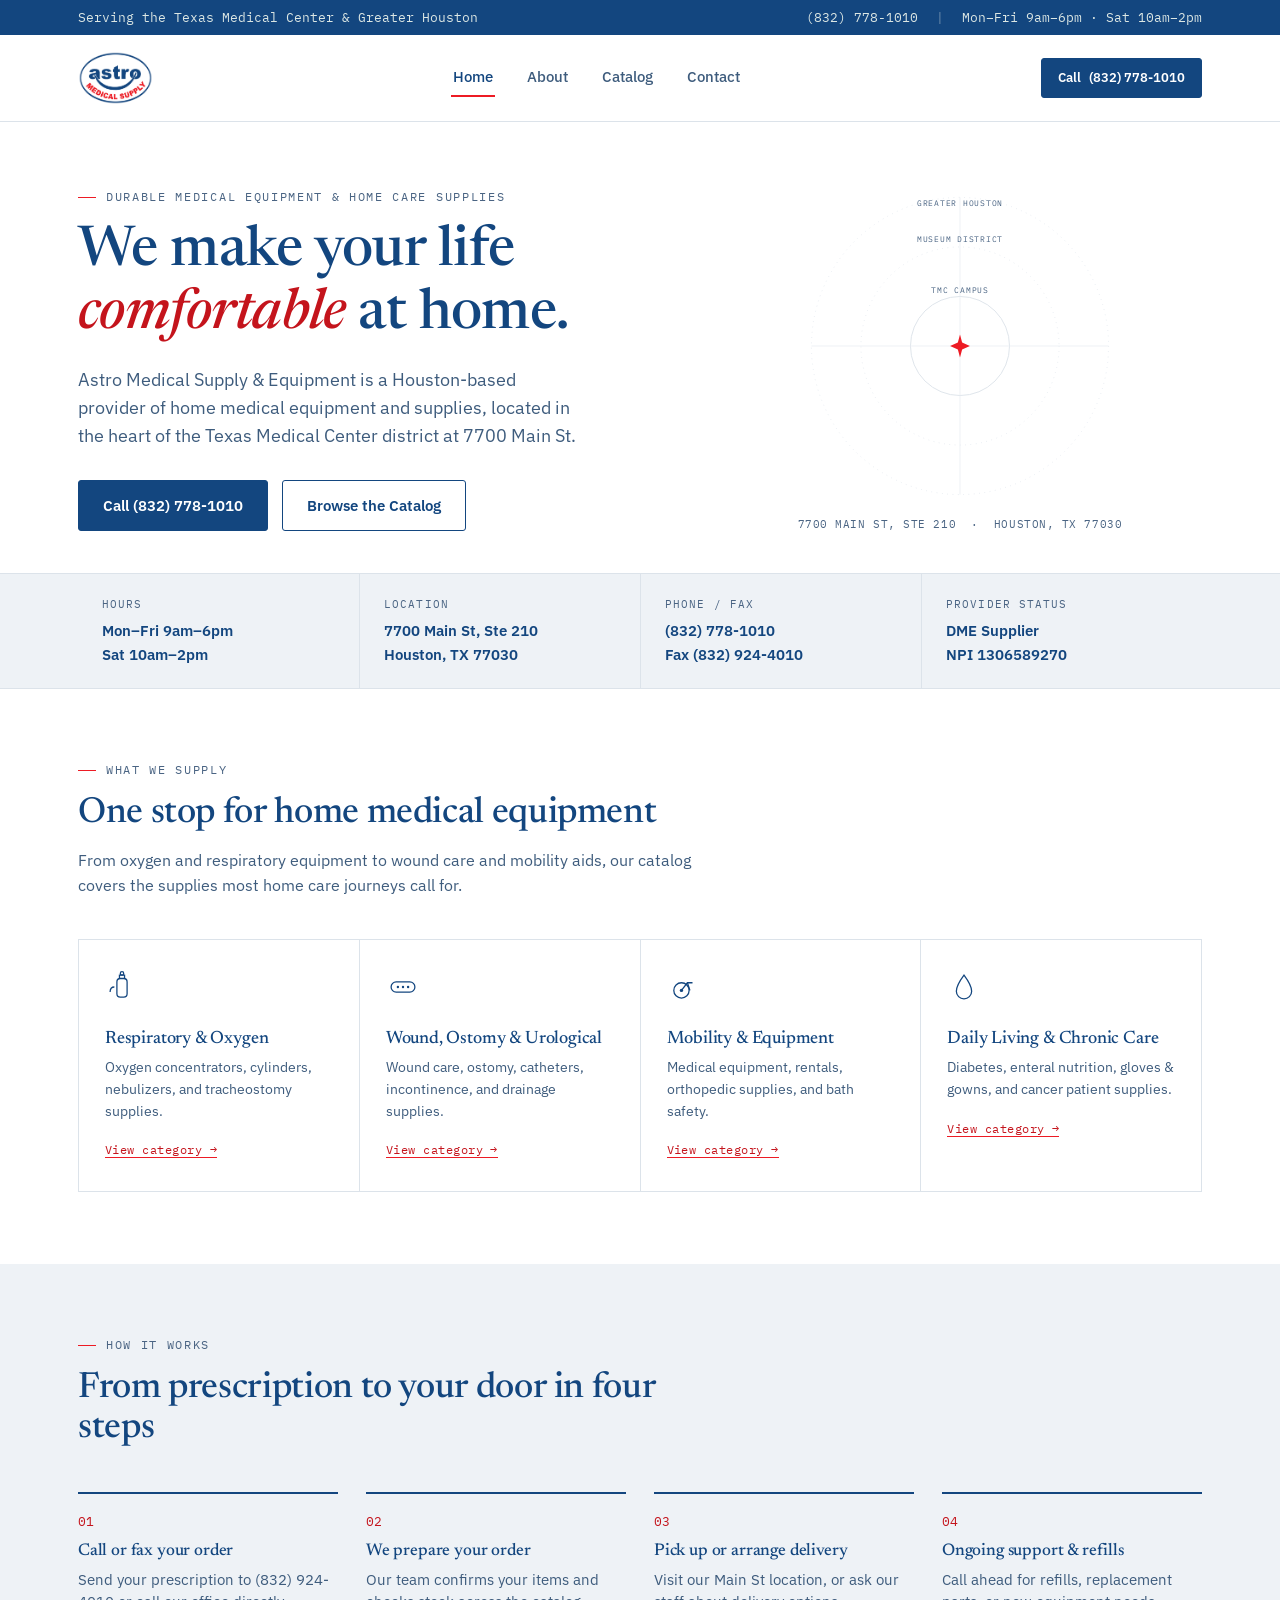
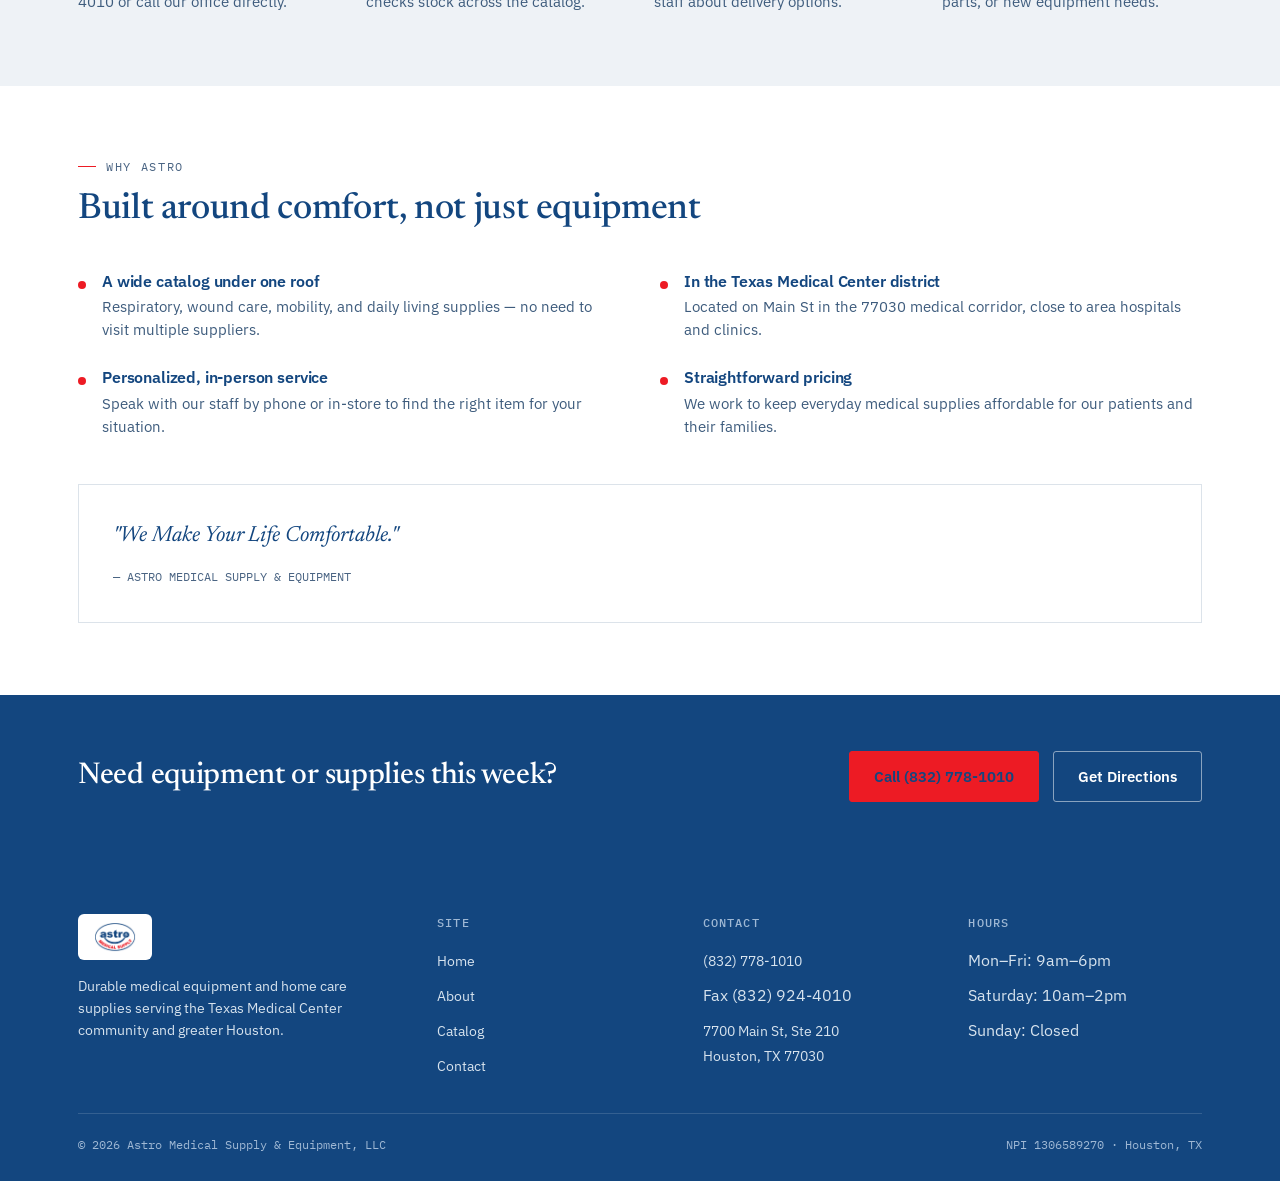
<file: index.html>
<!DOCTYPE html>
<html lang="en">
<head>
<meta charset="UTF-8">
<meta name="viewport" content="width=device-width, initial-scale=1.0">
<title>Astro Medical Supply & Equipment | Houston, TX 77030</title>
<meta name="description" content="Astro Medical Supply & Equipment provides durable medical equipment and home care supplies in the Texas Medical Center area of Houston, TX. Call (832) 778-1010.">
<link rel="icon" type="image/png" href="assets/logo.png">
<link rel="preconnect" href="https://fonts.googleapis.com">
<link rel="preconnect" href="https://fonts.gstatic.com" crossorigin>
<link href="https://fonts.googleapis.com/css2?family=Newsreader:ital,wght@0,400;0,500;0,600;1,500&family=IBM+Plex+Sans:wght@400;500;600;700&family=IBM+Plex+Mono:wght@400;500&display=swap" rel="stylesheet">
<link rel="stylesheet" href="assets/style.css">
</head>
<body>

<div class="util-bar">
  <div class="wrap">
    <div>Serving the Texas Medical Center &amp; Greater Houston</div>
    <div>
      <a href="tel:+18327781010">(832) 778-1010</a>
      <span class="util-sep">|</span>
      <span>Mon&ndash;Fri 9am&ndash;6pm · Sat 10am&ndash;2pm</span>
    </div>
  </div>
</div>

<header class="site-header">
  <div class="wrap">
    <a href="index.html" class="logo">
      <img src="assets/logo.png" alt="Astro Medical Supply & Equipment" class="logo-img">
    </a>
    <nav class="main-nav">
      <a href="index.html" class="active">Home</a>
      <a href="about.html">About</a>
      <a href="catalog.html">Catalog</a>
      <a href="contact.html">Contact</a>
    </nav>
    <div class="nav-cta">
      <a href="tel:+18327781010" class="btn btn-primary btn-sm"><span class="long">Call</span> (832) 778-1010</a>
      <button class="nav-toggle" aria-label="Toggle menu" aria-expanded="false">
        <svg viewBox="0 0 24 24" fill="none" stroke="currentColor" stroke-width="1.8"><path d="M4 6h16M4 12h16M4 18h16"/></svg>
      </button>
    </div>
  </div>
</header>

<section class="hero">
  <div class="wrap">
    <div class="hero-copy">
      <div class="eyebrow">Durable Medical Equipment &amp; Home Care Supplies</div>
      <h1>We make your life <em>comfortable</em> at home.</h1>
      <p class="lead">Astro Medical Supply &amp; Equipment is a Houston-based provider of home medical equipment and supplies, located in the heart of the Texas Medical Center district at 7700 Main St.</p>
      <div class="hero-ctas">
        <a href="tel:+18327781010" class="btn btn-primary">Call (832) 778-1010</a>
        <a href="catalog.html" class="btn btn-ghost">Browse the Catalog</a>
      </div>
    </div>
    <div class="hero-art">
      <div class="radar-wrap">
        <svg width="320" height="320" viewBox="0 0 420 420" aria-hidden="true">
          <circle cx="210" cy="210" r="195" fill="none" stroke="#DCE3EA" stroke-width="1" stroke-dasharray="1 6"/>
          <circle cx="210" cy="210" r="130" fill="none" stroke="#DCE3EA" stroke-width="1" stroke-dasharray="1 6"/>
          <circle cx="210" cy="210" r="65" fill="none" stroke="#DCE3EA" stroke-width="1.2"/>
          <line x1="210" y1="15" x2="210" y2="405" stroke="#E9EDF2" stroke-width="1"/>
          <line x1="15" y1="210" x2="405" y2="210" stroke="#E9EDF2" stroke-width="1"/>
          <path d="M210 195 L212.8 205.5 L223 210 L212.8 214.5 L210 225 L207.2 214.5 L197 210 L207.2 205.5Z" fill="#ED1B24"/>
          <text x="210" y="140" text-anchor="middle" font-family="IBM Plex Mono, monospace" font-size="10.5" letter-spacing="1" fill="#4A6483">TMC CAMPUS</text>
          <text x="210" y="74" text-anchor="middle" font-family="IBM Plex Mono, monospace" font-size="10.5" letter-spacing="1" fill="#4A6483">MUSEUM DISTRICT</text>
          <text x="210" y="26" text-anchor="middle" font-family="IBM Plex Mono, monospace" font-size="10.5" letter-spacing="1" fill="#4A6483">GREATER HOUSTON</text>
        </svg>
      </div>
      <div class="radar-caption">7700 MAIN ST, STE 210 &nbsp;·&nbsp; HOUSTON, TX 77030</div>
    </div>
  </div>
</section>

<section class="fact-strip">
  <div class="wrap">
    <div class="fact">
      <div class="k">Hours</div>
      <div class="v">Mon&ndash;Fri 9am&ndash;6pm<br>Sat 10am&ndash;2pm</div>
    </div>
    <div class="fact">
      <div class="k">Location</div>
      <div class="v">7700 Main St, Ste 210<br>Houston, TX 77030</div>
    </div>
    <div class="fact">
      <div class="k">Phone / Fax</div>
      <div class="v"><a href="tel:+18327781010">(832) 778-1010</a><br>Fax (832) 924-4010</div>
    </div>
    <div class="fact">
      <div class="k">Provider Status</div>
      <div class="v">DME Supplier<br>NPI 1306589270</div>
    </div>
  </div>
</section>

<section class="block">
  <div class="wrap">
    <div class="block-head">
      <div class="eyebrow">What We Supply</div>
      <h2>One stop for home medical equipment</h2>
      <p>From oxygen and respiratory equipment to wound care and mobility aids, our catalog covers the supplies most home care journeys call for.</p>
    </div>
    <div class="cluster-grid">
      <div class="cluster">
        <div class="ic">
          <svg viewBox="0 0 40 40" fill="none" stroke="currentColor" stroke-width="1.5"><rect x="14" y="10" width="12" height="22" rx="4"/><path d="M17 10 V6 H23 V10"/><circle cx="20" cy="4" r="2"/><path d="M11 20 Q6 20 6 26"/></svg>
        </div>
        <h3>Respiratory &amp; Oxygen</h3>
        <p>Oxygen concentrators, cylinders, nebulizers, and tracheostomy supplies.</p>
        <a href="catalog.html#respiratory" class="more">View category →</a>
      </div>
      <div class="cluster">
        <div class="ic">
          <svg viewBox="0 0 40 40" fill="none" stroke="currentColor" stroke-width="1.5"><rect x="6" y="14" width="28" height="12" rx="6"/><circle cx="14" cy="20" r="1.4" fill="currentColor" stroke="none"/><circle cx="20" cy="20" r="1.4" fill="currentColor" stroke="none"/><circle cx="26" cy="20" r="1.4" fill="currentColor" stroke="none"/></svg>
        </div>
        <h3>Wound, Ostomy &amp; Urological</h3>
        <p>Wound care, ostomy, catheters, incontinence, and drainage supplies.</p>
        <a href="catalog.html#wound" class="more">View category →</a>
      </div>
      <div class="cluster">
        <div class="ic">
          <svg viewBox="0 0 40 40" fill="none" stroke="currentColor" stroke-width="1.5"><circle cx="17" cy="24" r="9"/><circle cx="17" cy="24" r="2" fill="currentColor" stroke="none"/><path d="M17 24 L24 15 H30"/><path d="M24 15 L27 24"/></svg>
        </div>
        <h3>Mobility &amp; Equipment</h3>
        <p>Medical equipment, rentals, orthopedic supplies, and bath safety.</p>
        <a href="catalog.html#mobility" class="more">View category →</a>
      </div>
      <div class="cluster">
        <div class="ic">
          <svg viewBox="0 0 40 40" fill="none" stroke="currentColor" stroke-width="1.5"><path d="M20 6C20 6 11 18 11 25a9 9 0 0 0 18 0C29 18 20 6 20 6Z"/></svg>
        </div>
        <h3>Daily Living &amp; Chronic Care</h3>
        <p>Diabetes, enteral nutrition, gloves &amp; gowns, and cancer patient supplies.</p>
        <a href="catalog.html#daily" class="more">View category →</a>
      </div>
    </div>
  </div>
</section>

<section class="block alt">
  <div class="wrap">
    <div class="block-head">
      <div class="eyebrow">How It Works</div>
      <h2>From prescription to your door in four steps</h2>
    </div>
    <div class="steps">
      <div class="step">
        <span class="num">01</span>
        <h3>Call or fax your order</h3>
        <p>Send your prescription to (832) 924-4010 or call our office directly.</p>
      </div>
      <div class="step">
        <span class="num">02</span>
        <h3>We prepare your order</h3>
        <p>Our team confirms your items and checks stock across the catalog.</p>
      </div>
      <div class="step">
        <span class="num">03</span>
        <h3>Pick up or arrange delivery</h3>
        <p>Visit our Main St location, or ask our staff about delivery options.</p>
      </div>
      <div class="step">
        <span class="num">04</span>
        <h3>Ongoing support &amp; refills</h3>
        <p>Call ahead for refills, replacement parts, or new equipment needs.</p>
      </div>
    </div>
  </div>
</section>

<section class="block">
  <div class="wrap">
    <div class="block-head">
      <div class="eyebrow">Why Astro</div>
      <h2>Built around comfort, not just equipment</h2>
    </div>
    <div class="value-list">
      <div class="value">
        <span class="dot"></span>
        <div><h4>A wide catalog under one roof</h4><p>Respiratory, wound care, mobility, and daily living supplies — no need to visit multiple suppliers.</p></div>
      </div>
      <div class="value">
        <span class="dot"></span>
        <div><h4>In the Texas Medical Center district</h4><p>Located on Main St in the 77030 medical corridor, close to area hospitals and clinics.</p></div>
      </div>
      <div class="value">
        <span class="dot"></span>
        <div><h4>Personalized, in-person service</h4><p>Speak with our staff by phone or in-store to find the right item for your situation.</p></div>
      </div>
      <div class="value">
        <span class="dot"></span>
        <div><h4>Straightforward pricing</h4><p>We work to keep everyday medical supplies affordable for our patients and their families.</p></div>
      </div>
    </div>
    <div class="quote-card">
      <p>"We Make Your Life Comfortable."</p>
      <span>— ASTRO MEDICAL SUPPLY &amp; EQUIPMENT</span>
    </div>
  </div>
</section>

<section class="cta-band">
  <div class="wrap">
    <h2>Need equipment or supplies this week?</h2>
    <div class="cta-actions">
      <a href="tel:+18327781010" class="btn btn-amber">Call (832) 778-1010</a>
      <a href="contact.html" class="btn btn-ghost">Get Directions</a>
    </div>
  </div>
</section>

<footer class="site-footer">
  <div class="wrap">
    <div class="footer-grid">
      <div>
        <div class="footer-logo">
          <img src="assets/logo.png" alt="Astro Medical Supply & Equipment" class="footer-logo-img">
        </div>
        <p>Durable medical equipment and home care supplies serving the Texas Medical Center community and greater Houston.</p>
      </div>
      <div>
        <h5>Site</h5>
        <ul class="footer-links">
          <li><a href="index.html">Home</a></li>
          <li><a href="about.html">About</a></li>
          <li><a href="catalog.html">Catalog</a></li>
          <li><a href="contact.html">Contact</a></li>
        </ul>
      </div>
      <div>
        <h5>Contact</h5>
        <ul class="footer-links">
          <li><a href="tel:+18327781010">(832) 778-1010</a></li>
          <li>Fax (832) 924-4010</li>
          <li><a href="contact.html">7700 Main St, Ste 210<br>Houston, TX 77030</a></li>
        </ul>
      </div>
      <div>
        <h5>Hours</h5>
        <ul class="footer-links">
          <li>Mon&ndash;Fri: 9am&ndash;6pm</li>
          <li>Saturday: 10am&ndash;2pm</li>
          <li>Sunday: Closed</li>
        </ul>
      </div>
    </div>
    <div class="footer-bottom">
      <span>© <span id="year"></span> Astro Medical Supply &amp; Equipment, LLC</span>
      <span>NPI 1306589270 · Houston, TX</span>
    </div>
  </div>
</footer>

<script src="assets/script.js"></script>
</body>
</html>
</file>
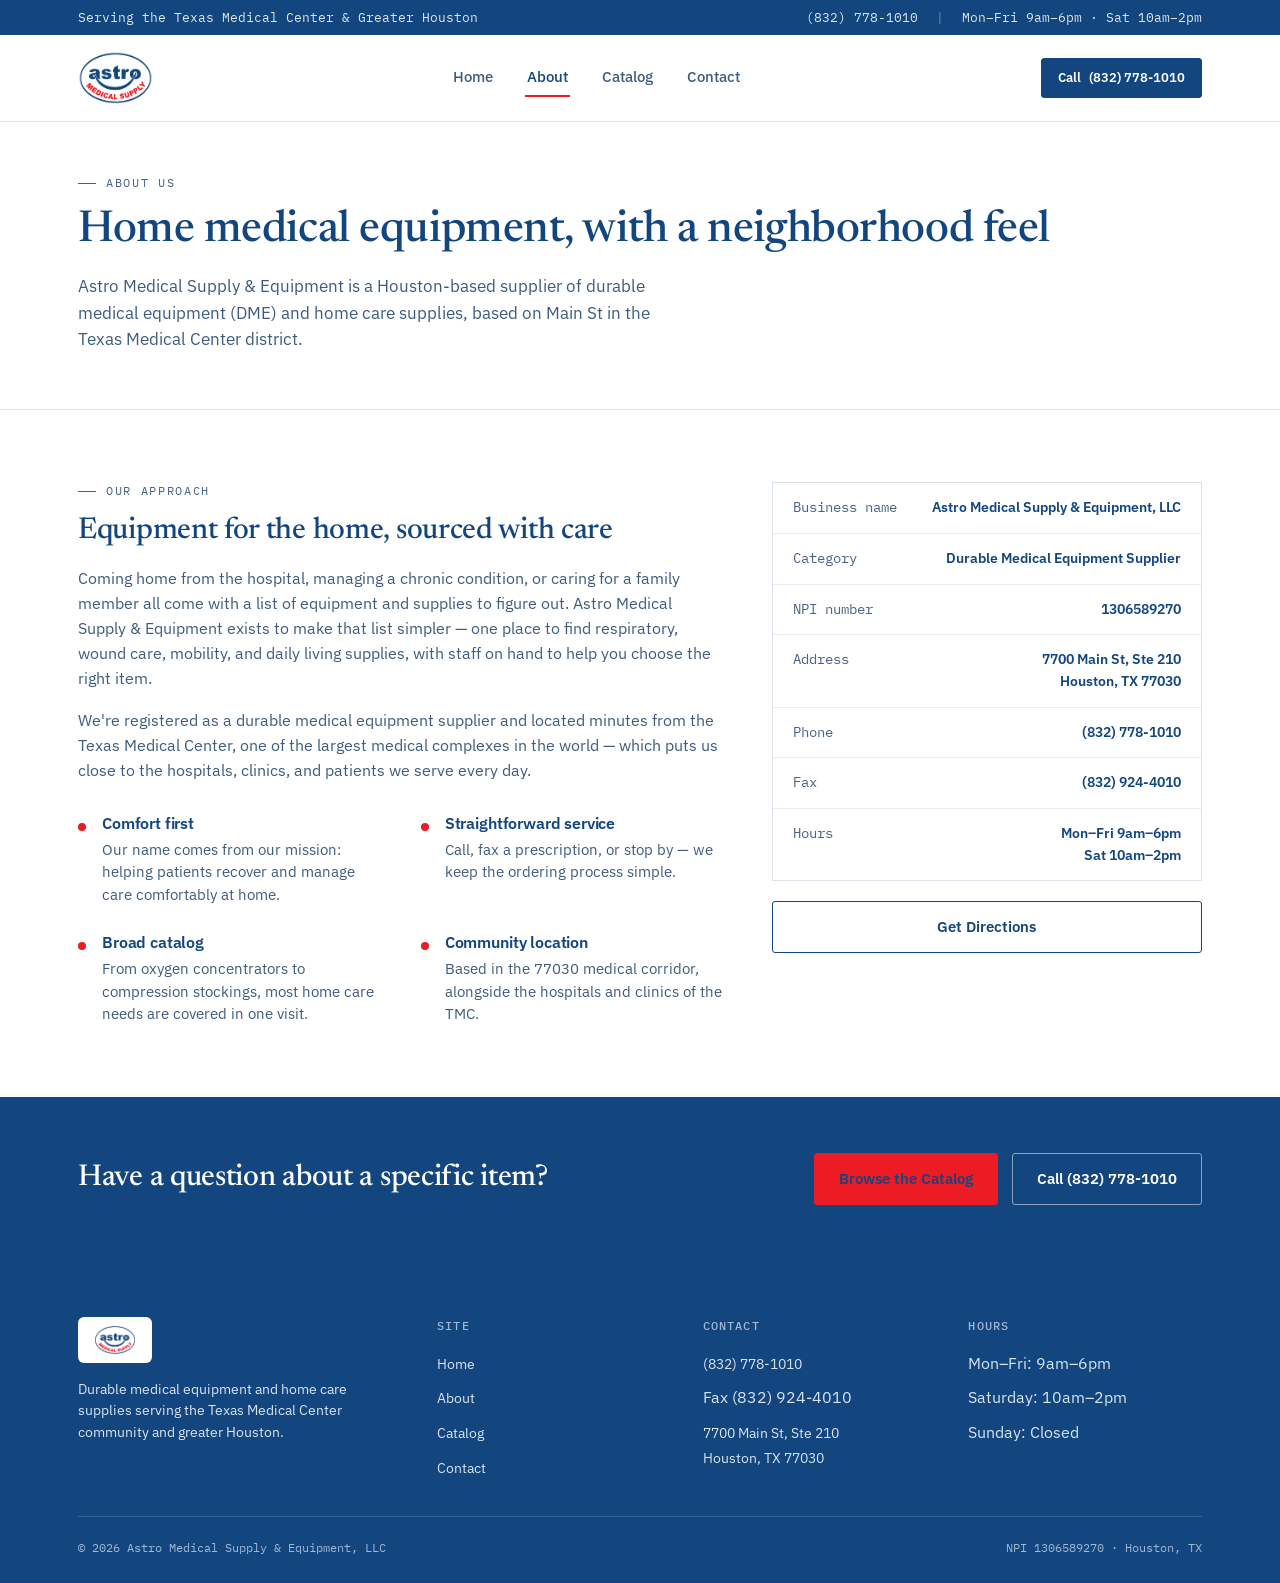
<file: about.html>
<!DOCTYPE html>
<html lang="en">
<head>
<meta charset="UTF-8">
<meta name="viewport" content="width=device-width, initial-scale=1.0">
<title>About Us | Astro Medical Supply & Equipment</title>
<meta name="description" content="Astro Medical Supply & Equipment is a Houston-based durable medical equipment provider located in the Texas Medical Center district, Houston, TX 77030.">
<link rel="icon" type="image/png" href="assets/logo.png">
<link rel="preconnect" href="https://fonts.googleapis.com">
<link rel="preconnect" href="https://fonts.gstatic.com" crossorigin>
<link href="https://fonts.googleapis.com/css2?family=Newsreader:ital,wght@0,400;0,500;0,600;1,500&family=IBM+Plex+Sans:wght@400;500;600;700&family=IBM+Plex+Mono:wght@400;500&display=swap" rel="stylesheet">
<link rel="stylesheet" href="assets/style.css">
</head>
<body>

<div class="util-bar">
  <div class="wrap">
    <div>Serving the Texas Medical Center &amp; Greater Houston</div>
    <div>
      <a href="tel:+18327781010">(832) 778-1010</a>
      <span class="util-sep">|</span>
      <span>Mon&ndash;Fri 9am&ndash;6pm · Sat 10am&ndash;2pm</span>
    </div>
  </div>
</div>

<header class="site-header">
  <div class="wrap">
    <a href="index.html" class="logo">
      <img src="assets/logo.png" alt="Astro Medical Supply & Equipment" class="logo-img">
    </a>
    <nav class="main-nav">
      <a href="index.html">Home</a>
      <a href="about.html" class="active">About</a>
      <a href="catalog.html">Catalog</a>
      <a href="contact.html">Contact</a>
    </nav>
    <div class="nav-cta">
      <a href="tel:+18327781010" class="btn btn-primary btn-sm"><span class="long">Call</span> (832) 778-1010</a>
      <button class="nav-toggle" aria-label="Toggle menu" aria-expanded="false">
        <svg viewBox="0 0 24 24" fill="none" stroke="currentColor" stroke-width="1.8"><path d="M4 6h16M4 12h16M4 18h16"/></svg>
      </button>
    </div>
  </div>
</header>

<section class="page-hero">
  <div class="wrap">
    <div class="eyebrow">About Us</div>
    <h1>Home medical equipment, with a neighborhood feel</h1>
    <p class="lead">Astro Medical Supply &amp; Equipment is a Houston-based supplier of durable medical equipment (DME) and home care supplies, based on Main St in the Texas Medical Center district.</p>
  </div>
</section>

<section class="block">
  <div class="wrap about-grid">
    <div>
      <div class="eyebrow">Our Approach</div>
      <h2 style="font-size:30px; margin-bottom:18px;">Equipment for the home, sourced with care</h2>
      <p style="color:var(--ink-soft); font-size:16px; margin-bottom:18px;">
        Coming home from the hospital, managing a chronic condition, or caring for a family member all come with a list of equipment and supplies to figure out. Astro Medical Supply &amp; Equipment exists to make that list simpler — one place to find respiratory, wound care, mobility, and daily living supplies, with staff on hand to help you choose the right item.
      </p>
      <p style="color:var(--ink-soft); font-size:16px; margin-bottom:32px;">
        We're registered as a durable medical equipment supplier and located minutes from the Texas Medical Center, one of the largest medical complexes in the world — which puts us close to the hospitals, clinics, and patients we serve every day.
      </p>

      <div class="value-list">
        <div class="value">
          <span class="dot"></span>
          <div><h4>Comfort first</h4><p>Our name comes from our mission: helping patients recover and manage care comfortably at home.</p></div>
        </div>
        <div class="value">
          <span class="dot"></span>
          <div><h4>Straightforward service</h4><p>Call, fax a prescription, or stop by — we keep the ordering process simple.</p></div>
        </div>
        <div class="value">
          <span class="dot"></span>
          <div><h4>Broad catalog</h4><p>From oxygen concentrators to compression stockings, most home care needs are covered in one visit.</p></div>
        </div>
        <div class="value">
          <span class="dot"></span>
          <div><h4>Community location</h4><p>Based in the 77030 medical corridor, alongside the hospitals and clinics of the TMC.</p></div>
        </div>
      </div>
    </div>

    <div>
      <div class="spec-box">
        <div class="spec-row"><span class="k">Business name</span><span class="v">Astro Medical Supply &amp; Equipment, LLC</span></div>
        <div class="spec-row"><span class="k">Category</span><span class="v">Durable Medical Equipment Supplier</span></div>
        <div class="spec-row"><span class="k">NPI number</span><span class="v">1306589270</span></div>
        <div class="spec-row"><span class="k">Address</span><span class="v">7700 Main St, Ste 210<br>Houston, TX 77030</span></div>
        <div class="spec-row"><span class="k">Phone</span><span class="v"><a href="tel:+18327781010">(832) 778-1010</a></span></div>
        <div class="spec-row"><span class="k">Fax</span><span class="v">(832) 924-4010</span></div>
        <div class="spec-row"><span class="k">Hours</span><span class="v">Mon&ndash;Fri 9am&ndash;6pm<br>Sat 10am&ndash;2pm</span></div>
      </div>
      <a href="contact.html" class="btn btn-ghost" style="margin-top:20px; width:100%; justify-content:center;">Get Directions</a>
    </div>
  </div>
</section>

<section class="cta-band">
  <div class="wrap">
    <h2>Have a question about a specific item?</h2>
    <div class="cta-actions">
      <a href="catalog.html" class="btn btn-amber">Browse the Catalog</a>
      <a href="tel:+18327781010" class="btn btn-ghost">Call (832) 778-1010</a>
    </div>
  </div>
</section>

<footer class="site-footer">
  <div class="wrap">
    <div class="footer-grid">
      <div>
        <div class="footer-logo">
          <img src="assets/logo.png" alt="Astro Medical Supply & Equipment" class="footer-logo-img">
        </div>
        <p>Durable medical equipment and home care supplies serving the Texas Medical Center community and greater Houston.</p>
      </div>
      <div>
        <h5>Site</h5>
        <ul class="footer-links">
          <li><a href="index.html">Home</a></li>
          <li><a href="about.html">About</a></li>
          <li><a href="catalog.html">Catalog</a></li>
          <li><a href="contact.html">Contact</a></li>
        </ul>
      </div>
      <div>
        <h5>Contact</h5>
        <ul class="footer-links">
          <li><a href="tel:+18327781010">(832) 778-1010</a></li>
          <li>Fax (832) 924-4010</li>
          <li><a href="contact.html">7700 Main St, Ste 210<br>Houston, TX 77030</a></li>
        </ul>
      </div>
      <div>
        <h5>Hours</h5>
        <ul class="footer-links">
          <li>Mon&ndash;Fri: 9am&ndash;6pm</li>
          <li>Saturday: 10am&ndash;2pm</li>
          <li>Sunday: Closed</li>
        </ul>
      </div>
    </div>
    <div class="footer-bottom">
      <span>© <span id="year"></span> Astro Medical Supply &amp; Equipment, LLC</span>
      <span>NPI 1306589270 · Houston, TX</span>
    </div>
  </div>
</footer>

<script src="assets/script.js"></script>
</body>
</html>
</file>
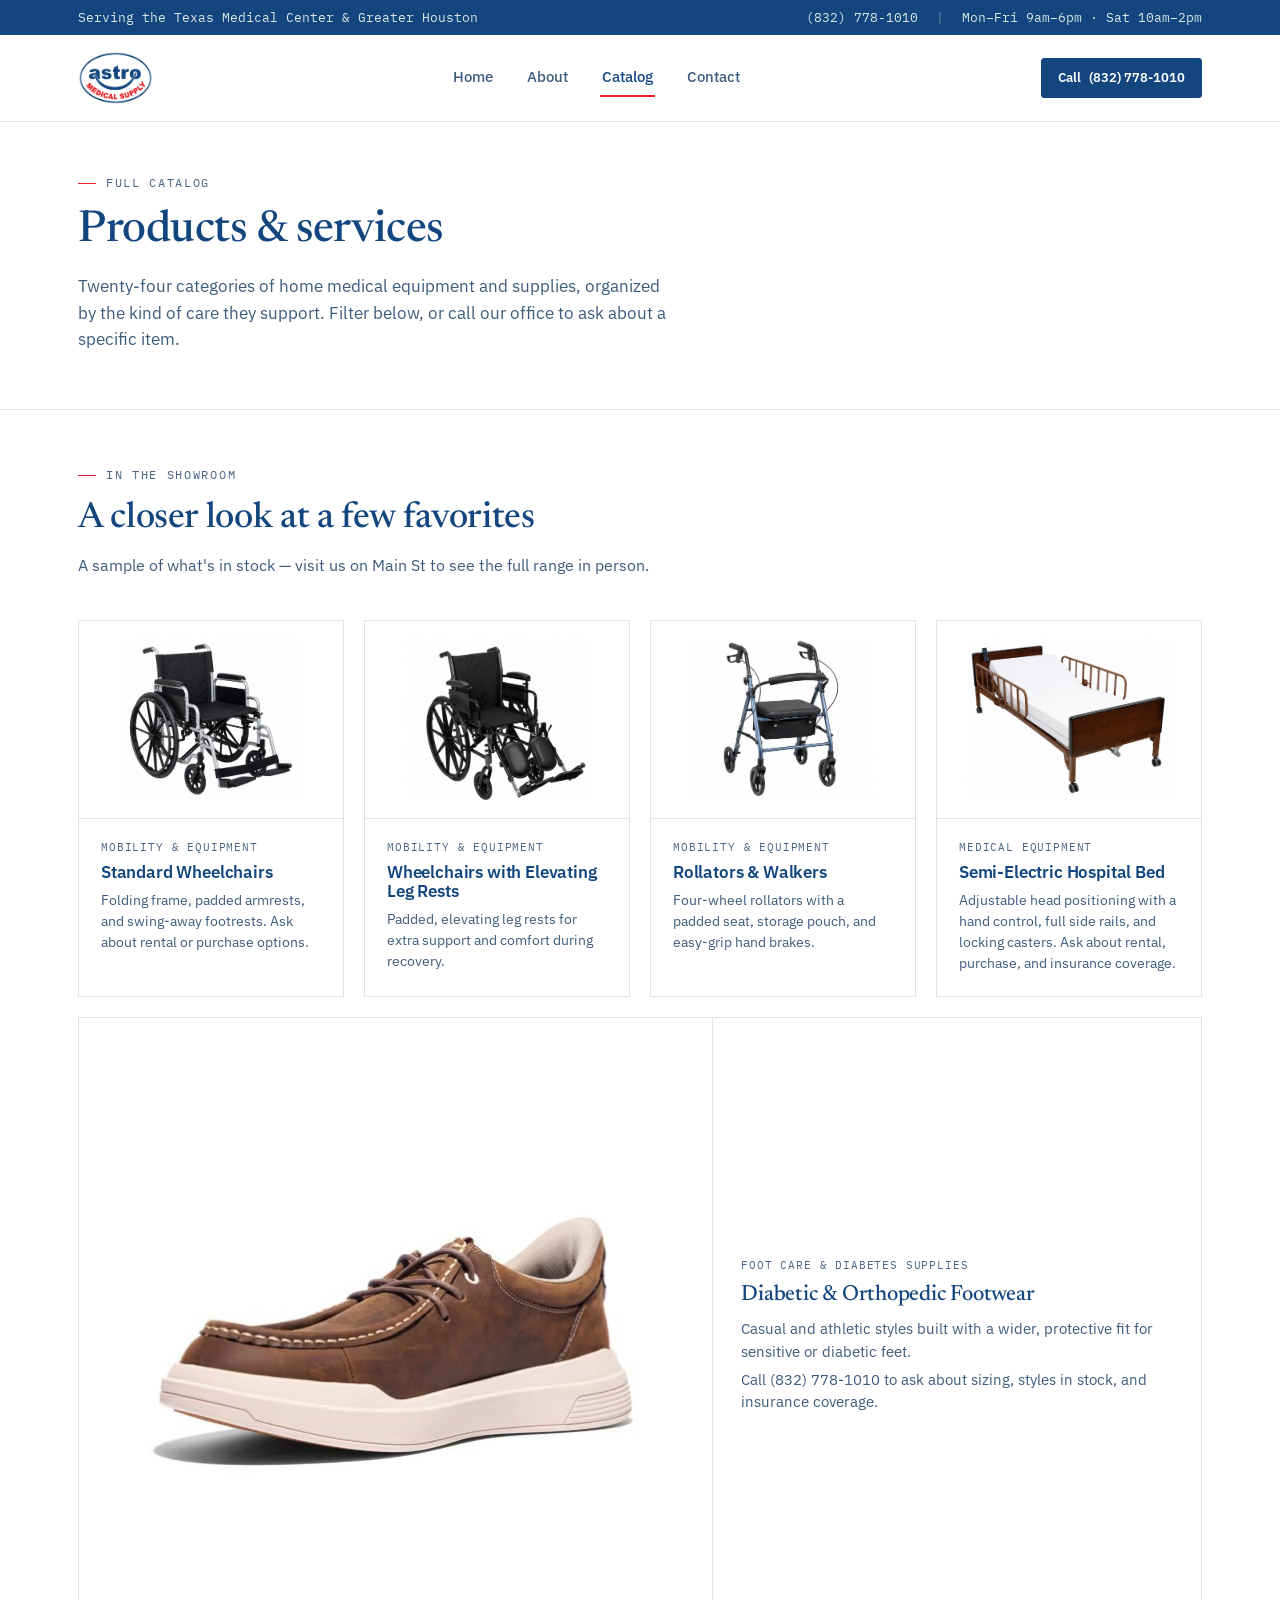
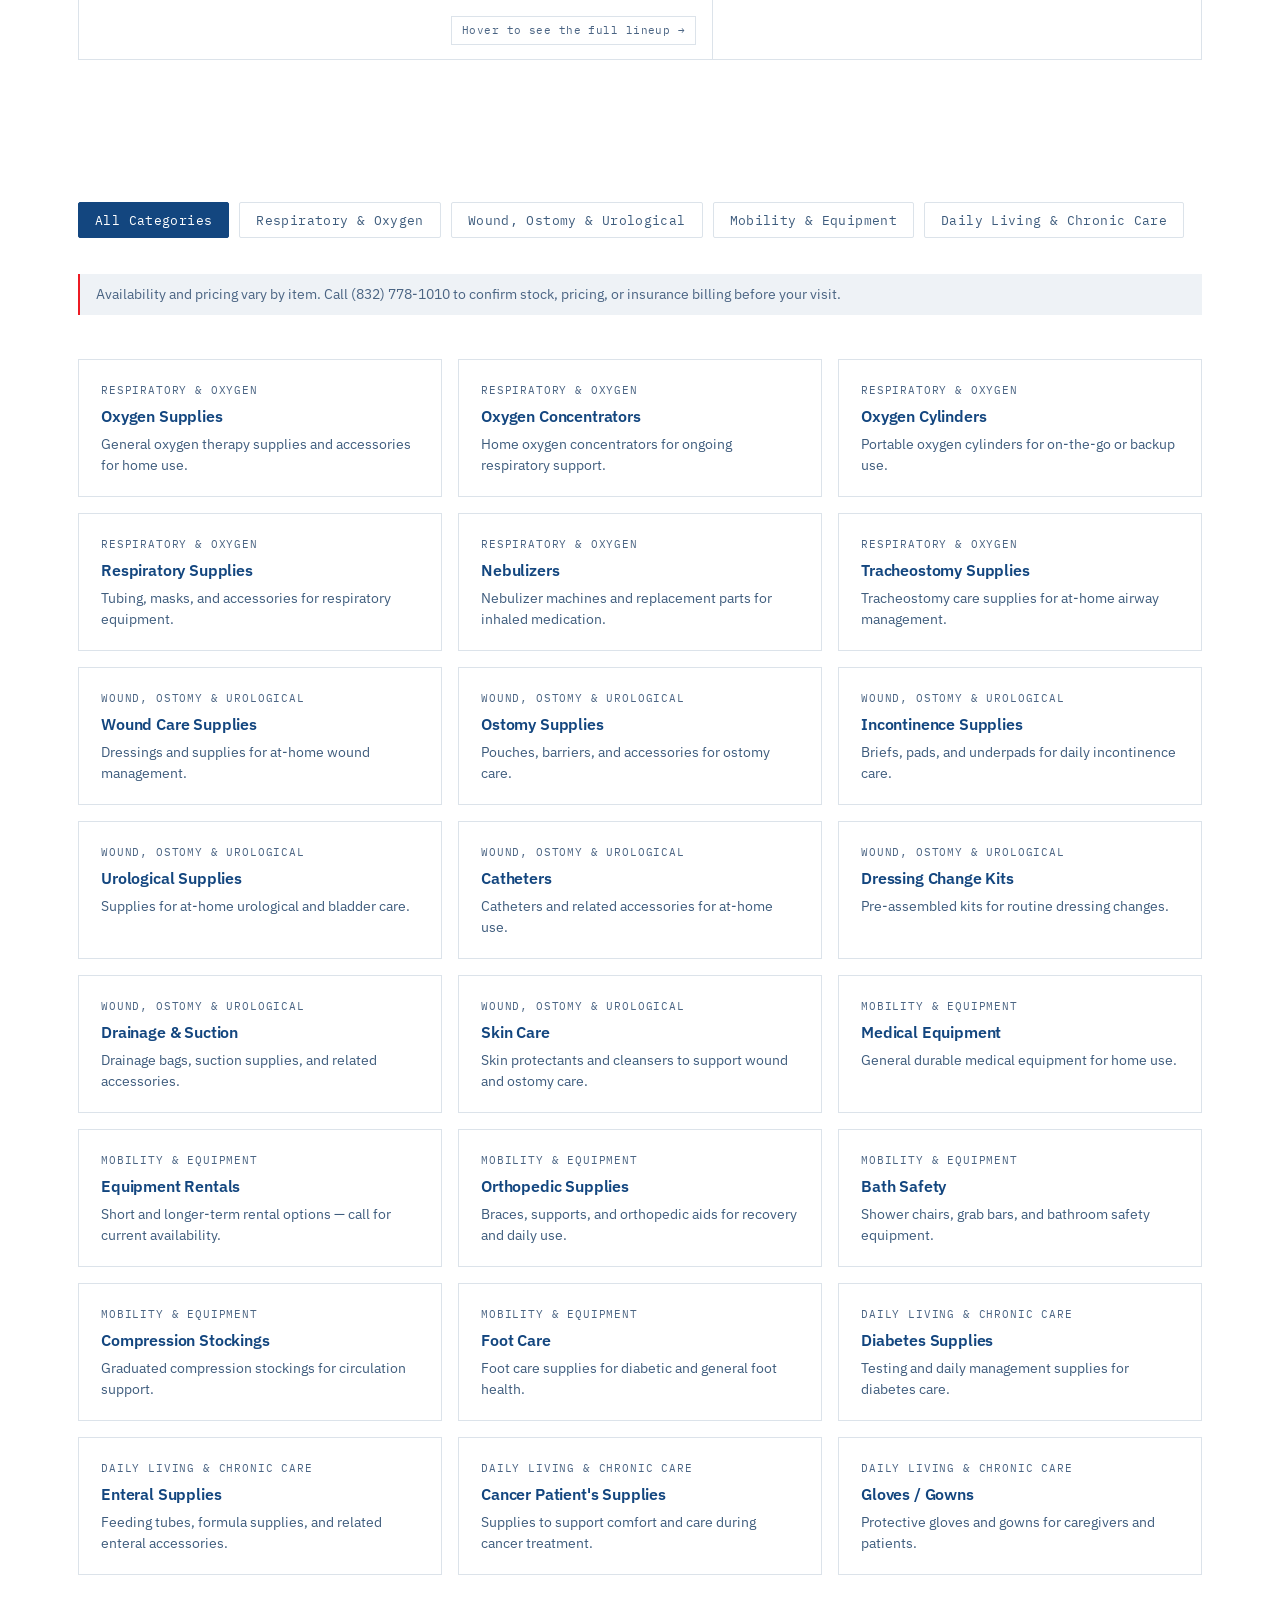
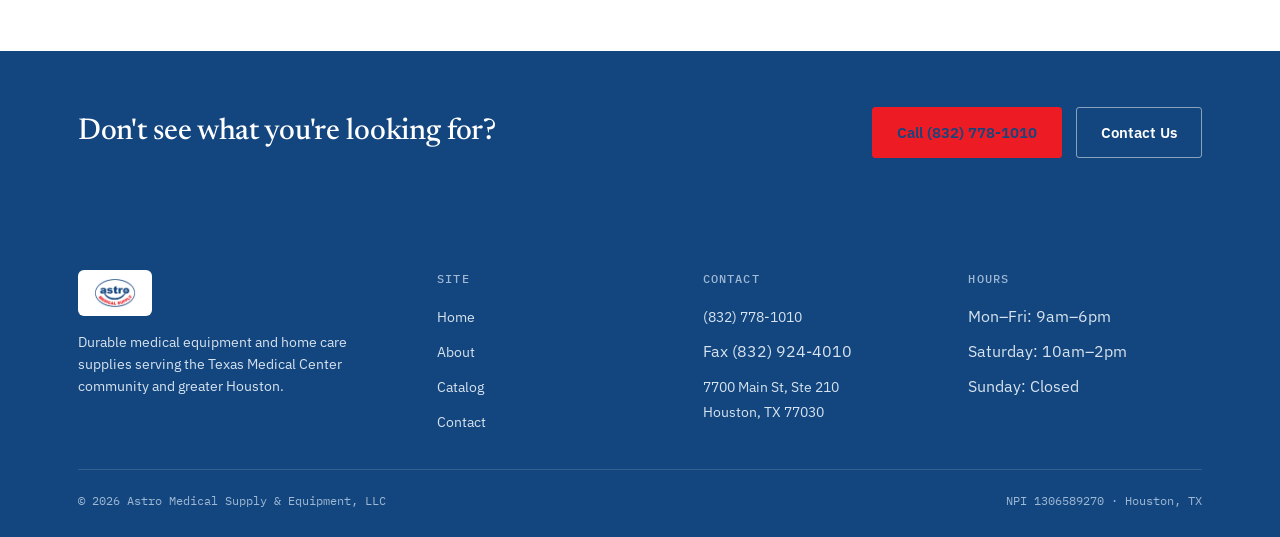
<file: catalog.html>
<!DOCTYPE html>
<html lang="en">
<head>
<meta charset="UTF-8">
<meta name="viewport" content="width=device-width, initial-scale=1.0">
<title>Catalog | Astro Medical Supply & Equipment</title>
<meta name="description" content="Browse durable medical equipment and home care supplies from Astro Medical Supply & Equipment: respiratory, wound care, mobility, and daily living supplies.">
<link rel="icon" type="image/png" href="assets/logo.png">
<link rel="preconnect" href="https://fonts.googleapis.com">
<link rel="preconnect" href="https://fonts.gstatic.com" crossorigin>
<link href="https://fonts.googleapis.com/css2?family=Newsreader:ital,wght@0,400;0,500;0,600;1,500&family=IBM+Plex+Sans:wght@400;500;600;700&family=IBM+Plex+Mono:wght@400;500&display=swap" rel="stylesheet">
<link rel="stylesheet" href="assets/style.css">
</head>
<body>

<div class="util-bar">
  <div class="wrap">
    <div>Serving the Texas Medical Center &amp; Greater Houston</div>
    <div>
      <a href="tel:+18327781010">(832) 778-1010</a>
      <span class="util-sep">|</span>
      <span>Mon&ndash;Fri 9am&ndash;6pm · Sat 10am&ndash;2pm</span>
    </div>
  </div>
</div>

<header class="site-header">
  <div class="wrap">
    <a href="index.html" class="logo">
      <img src="assets/logo.png" alt="Astro Medical Supply & Equipment" class="logo-img">
    </a>
    <nav class="main-nav">
      <a href="index.html">Home</a>
      <a href="about.html">About</a>
      <a href="catalog.html" class="active">Catalog</a>
      <a href="contact.html">Contact</a>
    </nav>
    <div class="nav-cta">
      <a href="tel:+18327781010" class="btn btn-primary btn-sm"><span class="long">Call</span> (832) 778-1010</a>
      <button class="nav-toggle" aria-label="Toggle menu" aria-expanded="false">
        <svg viewBox="0 0 24 24" fill="none" stroke="currentColor" stroke-width="1.8"><path d="M4 6h16M4 12h16M4 18h16"/></svg>
      </button>
    </div>
  </div>
</header>

<section class="page-hero">
  <div class="wrap">
    <div class="eyebrow">Full Catalog</div>
    <h1>Products &amp; services</h1>
    <p class="lead">Twenty-four categories of home medical equipment and supplies, organized by the kind of care they support. Filter below, or call our office to ask about a specific item.</p>
  </div>
</section>

<section class="block tight">
  <div class="wrap">
    <div class="block-head">
      <div class="eyebrow">In The Showroom</div>
      <h2>A closer look at a few favorites</h2>
      <p>A sample of what's in stock — visit us on Main St to see the full range in person.</p>
    </div>

    <div class="featured-grid featured-grid-4">
      <div class="featured-card">
        <div class="featured-media">
          <img src="assets/products/wheelchair.jpg" alt="Standard folding wheelchair with padded armrests and swing-away footrests">
        </div>
        <div class="featured-body">
          <span class="tag">Mobility &amp; Equipment</span>
          <h3>Standard Wheelchairs</h3>
          <p>Folding frame, padded armrests, and swing-away footrests. Ask about rental or purchase options.</p>
        </div>
      </div>

      <div class="featured-card">
        <div class="featured-media">
          <img src="assets/products/wheelchair-legrest.jpg" alt="Wheelchair with padded elevating leg rests and swing-away, detachable footrests">
        </div>
        <div class="featured-body">
          <span class="tag">Mobility &amp; Equipment</span>
          <h3>Wheelchairs with Elevating Leg Rests</h3>
          <p>Padded, elevating leg rests for extra support and comfort during recovery.</p>
        </div>
      </div>

      <div class="featured-card">
        <div class="featured-media">
          <img src="assets/products/rollator.jpg" alt="Four-wheel rollator walker with padded seat, storage pouch, and hand brakes">
        </div>
        <div class="featured-body">
          <span class="tag">Mobility &amp; Equipment</span>
          <h3>Rollators &amp; Walkers</h3>
          <p>Four-wheel rollators with a padded seat, storage pouch, and easy-grip hand brakes.</p>
        </div>
      </div>

      <div class="featured-card">
        <div class="featured-media">
          <img src="assets/products/hospital-bed.jpg" alt="Semi-electric hospital bed with wood-look head and footboards, side rails, and hand control">
        </div>
        <div class="featured-body">
          <span class="tag">Medical Equipment</span>
          <h3>Semi-Electric Hospital Bed</h3>
          <p>Adjustable head positioning with a hand control, full side rails, and locking casters. Ask about rental, purchase, and insurance coverage.</p>
        </div>
      </div>
    </div>

    <div class="shoe-spotlight">
      <div class="shoe-spotlight-media">
        <div class="shoe-track shoe-track-4">
          <img src="assets/products/shoe-moc-toe-brown.jpg" alt="Brown leather moc-toe diabetic and orthopedic shoe">
          <img src="assets/products/shoe-athletic.jpg" alt="Black athletic-style diabetic and orthopedic walking shoe">
          <img src="assets/products/shoe-knit-blue.jpg" alt="Light blue knit diabetic and orthopedic athletic shoe">
          <img src="assets/products/shoe-athletic-pink.jpg" alt="Pink and purple diabetic and orthopedic athletic shoe with adjustable strap">
        </div>
        <span class="shoe-hint">Hover to see the full lineup →</span>
      </div>
      <div class="shoe-spotlight-body">
        <span class="tag">Foot Care &amp; Diabetes Supplies</span>
        <h3>Diabetic &amp; Orthopedic Footwear</h3>
        <p>Casual and athletic styles built with a wider, protective fit for sensitive or diabetic feet.</p>
        <p>Call (832) 778-1010 to ask about sizing, styles in stock, and insurance coverage.</p>
      </div>
    </div>

  </div>
</section>

<section class="block tight">
  <div class="wrap">
    <div class="filter-bar">
      <button class="filter-btn active" data-filter="all">All Categories</button>
      <button class="filter-btn" data-filter="respiratory">Respiratory &amp; Oxygen</button>
      <button class="filter-btn" data-filter="wound">Wound, Ostomy &amp; Urological</button>
      <button class="filter-btn" data-filter="mobility">Mobility &amp; Equipment</button>
      <button class="filter-btn" data-filter="daily">Daily Living &amp; Chronic Care</button>
    </div>

    <div class="catalog-note">Availability and pricing vary by item. Call (832) 778-1010 to confirm stock, pricing, or insurance billing before your visit.</div>

    <div class="item-grid">

      <div class="item-card" data-category="respiratory">
        <span class="tag">Respiratory &amp; Oxygen</span>
        <h3>Oxygen Supplies</h3>
        <p>General oxygen therapy supplies and accessories for home use.</p>
      </div>
      <div class="item-card" data-category="respiratory">
        <span class="tag">Respiratory &amp; Oxygen</span>
        <h3>Oxygen Concentrators</h3>
        <p>Home oxygen concentrators for ongoing respiratory support.</p>
      </div>
      <div class="item-card" data-category="respiratory">
        <span class="tag">Respiratory &amp; Oxygen</span>
        <h3>Oxygen Cylinders</h3>
        <p>Portable oxygen cylinders for on-the-go or backup use.</p>
      </div>
      <div class="item-card" data-category="respiratory">
        <span class="tag">Respiratory &amp; Oxygen</span>
        <h3>Respiratory Supplies</h3>
        <p>Tubing, masks, and accessories for respiratory equipment.</p>
      </div>
      <div class="item-card" data-category="respiratory">
        <span class="tag">Respiratory &amp; Oxygen</span>
        <h3>Nebulizers</h3>
        <p>Nebulizer machines and replacement parts for inhaled medication.</p>
      </div>
      <div class="item-card" data-category="respiratory">
        <span class="tag">Respiratory &amp; Oxygen</span>
        <h3>Tracheostomy Supplies</h3>
        <p>Tracheostomy care supplies for at-home airway management.</p>
      </div>

      <div class="item-card" data-category="wound">
        <span class="tag">Wound, Ostomy &amp; Urological</span>
        <h3>Wound Care Supplies</h3>
        <p>Dressings and supplies for at-home wound management.</p>
      </div>
      <div class="item-card" data-category="wound">
        <span class="tag">Wound, Ostomy &amp; Urological</span>
        <h3>Ostomy Supplies</h3>
        <p>Pouches, barriers, and accessories for ostomy care.</p>
      </div>
      <div class="item-card" data-category="wound">
        <span class="tag">Wound, Ostomy &amp; Urological</span>
        <h3>Incontinence Supplies</h3>
        <p>Briefs, pads, and underpads for daily incontinence care.</p>
      </div>
      <div class="item-card" data-category="wound">
        <span class="tag">Wound, Ostomy &amp; Urological</span>
        <h3>Urological Supplies</h3>
        <p>Supplies for at-home urological and bladder care.</p>
      </div>
      <div class="item-card" data-category="wound">
        <span class="tag">Wound, Ostomy &amp; Urological</span>
        <h3>Catheters</h3>
        <p>Catheters and related accessories for at-home use.</p>
      </div>
      <div class="item-card" data-category="wound">
        <span class="tag">Wound, Ostomy &amp; Urological</span>
        <h3>Dressing Change Kits</h3>
        <p>Pre-assembled kits for routine dressing changes.</p>
      </div>
      <div class="item-card" data-category="wound">
        <span class="tag">Wound, Ostomy &amp; Urological</span>
        <h3>Drainage &amp; Suction</h3>
        <p>Drainage bags, suction supplies, and related accessories.</p>
      </div>
      <div class="item-card" data-category="wound">
        <span class="tag">Wound, Ostomy &amp; Urological</span>
        <h3>Skin Care</h3>
        <p>Skin protectants and cleansers to support wound and ostomy care.</p>
      </div>

      <div class="item-card" data-category="mobility">
        <span class="tag">Mobility &amp; Equipment</span>
        <h3>Medical Equipment</h3>
        <p>General durable medical equipment for home use.</p>
      </div>
      <div class="item-card" data-category="mobility">
        <span class="tag">Mobility &amp; Equipment</span>
        <h3>Equipment Rentals</h3>
        <p>Short and longer-term rental options — call for current availability.</p>
      </div>
      <div class="item-card" data-category="mobility">
        <span class="tag">Mobility &amp; Equipment</span>
        <h3>Orthopedic Supplies</h3>
        <p>Braces, supports, and orthopedic aids for recovery and daily use.</p>
      </div>
      <div class="item-card" data-category="mobility">
        <span class="tag">Mobility &amp; Equipment</span>
        <h3>Bath Safety</h3>
        <p>Shower chairs, grab bars, and bathroom safety equipment.</p>
      </div>
      <div class="item-card" data-category="mobility">
        <span class="tag">Mobility &amp; Equipment</span>
        <h3>Compression Stockings</h3>
        <p>Graduated compression stockings for circulation support.</p>
      </div>
      <div class="item-card" data-category="mobility">
        <span class="tag">Mobility &amp; Equipment</span>
        <h3>Foot Care</h3>
        <p>Foot care supplies for diabetic and general foot health.</p>
      </div>

      <div class="item-card" data-category="daily">
        <span class="tag">Daily Living &amp; Chronic Care</span>
        <h3>Diabetes Supplies</h3>
        <p>Testing and daily management supplies for diabetes care.</p>
      </div>
      <div class="item-card" data-category="daily">
        <span class="tag">Daily Living &amp; Chronic Care</span>
        <h3>Enteral Supplies</h3>
        <p>Feeding tubes, formula supplies, and related enteral accessories.</p>
      </div>
      <div class="item-card" data-category="daily">
        <span class="tag">Daily Living &amp; Chronic Care</span>
        <h3>Cancer Patient's Supplies</h3>
        <p>Supplies to support comfort and care during cancer treatment.</p>
      </div>
      <div class="item-card" data-category="daily">
        <span class="tag">Daily Living &amp; Chronic Care</span>
        <h3>Gloves / Gowns</h3>
        <p>Protective gloves and gowns for caregivers and patients.</p>
      </div>

    </div>
  </div>
</section>

<section class="cta-band">
  <div class="wrap">
    <h2>Don't see what you're looking for?</h2>
    <div class="cta-actions">
      <a href="tel:+18327781010" class="btn btn-amber">Call (832) 778-1010</a>
      <a href="contact.html" class="btn btn-ghost">Contact Us</a>
    </div>
  </div>
</section>

<footer class="site-footer">
  <div class="wrap">
    <div class="footer-grid">
      <div>
        <div class="footer-logo">
          <img src="assets/logo.png" alt="Astro Medical Supply & Equipment" class="footer-logo-img">
        </div>
        <p>Durable medical equipment and home care supplies serving the Texas Medical Center community and greater Houston.</p>
      </div>
      <div>
        <h5>Site</h5>
        <ul class="footer-links">
          <li><a href="index.html">Home</a></li>
          <li><a href="about.html">About</a></li>
          <li><a href="catalog.html">Catalog</a></li>
          <li><a href="contact.html">Contact</a></li>
        </ul>
      </div>
      <div>
        <h5>Contact</h5>
        <ul class="footer-links">
          <li><a href="tel:+18327781010">(832) 778-1010</a></li>
          <li>Fax (832) 924-4010</li>
          <li><a href="contact.html">7700 Main St, Ste 210<br>Houston, TX 77030</a></li>
        </ul>
      </div>
      <div>
        <h5>Hours</h5>
        <ul class="footer-links">
          <li>Mon&ndash;Fri: 9am&ndash;6pm</li>
          <li>Saturday: 10am&ndash;2pm</li>
          <li>Sunday: Closed</li>
        </ul>
      </div>
    </div>
    <div class="footer-bottom">
      <span>© <span id="year"></span> Astro Medical Supply &amp; Equipment, LLC</span>
      <span>NPI 1306589270 · Houston, TX</span>
    </div>
  </div>
</footer>

<script src="assets/script.js"></script>
</body>
</html>
</file>
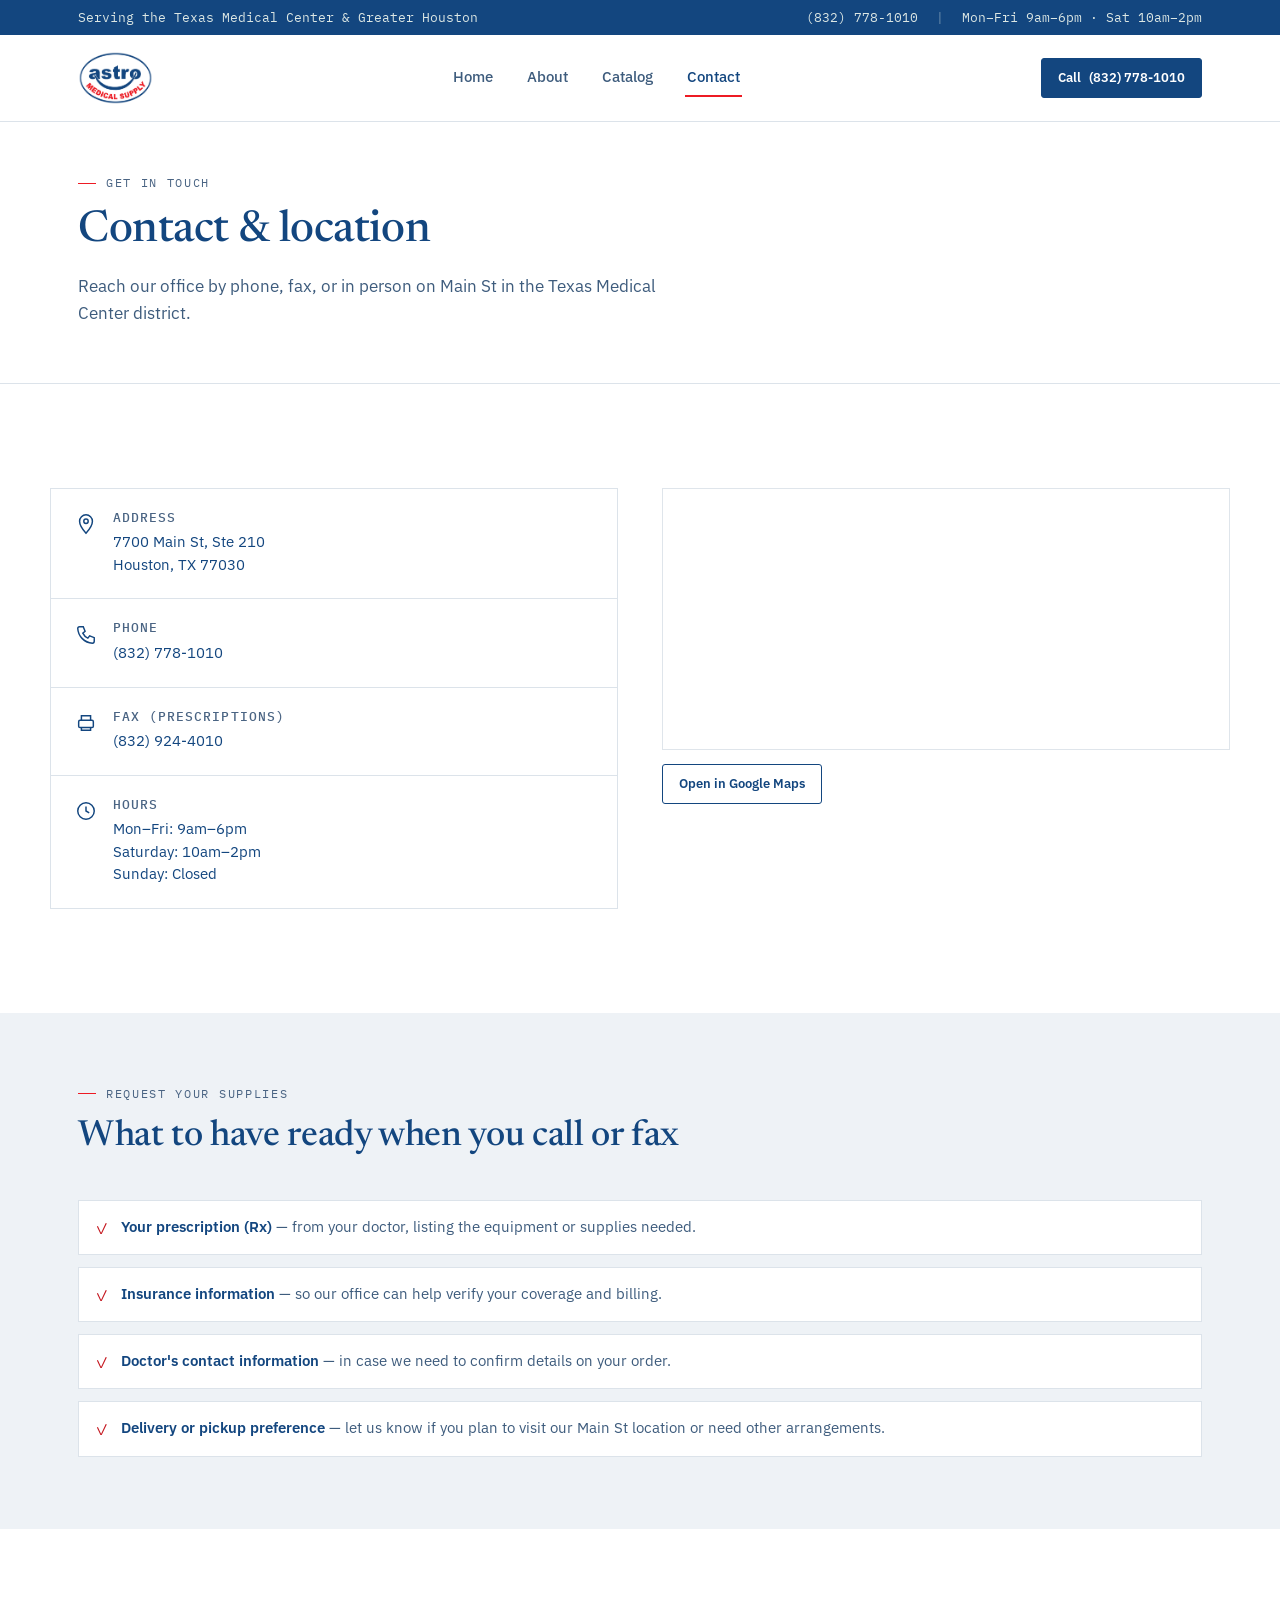
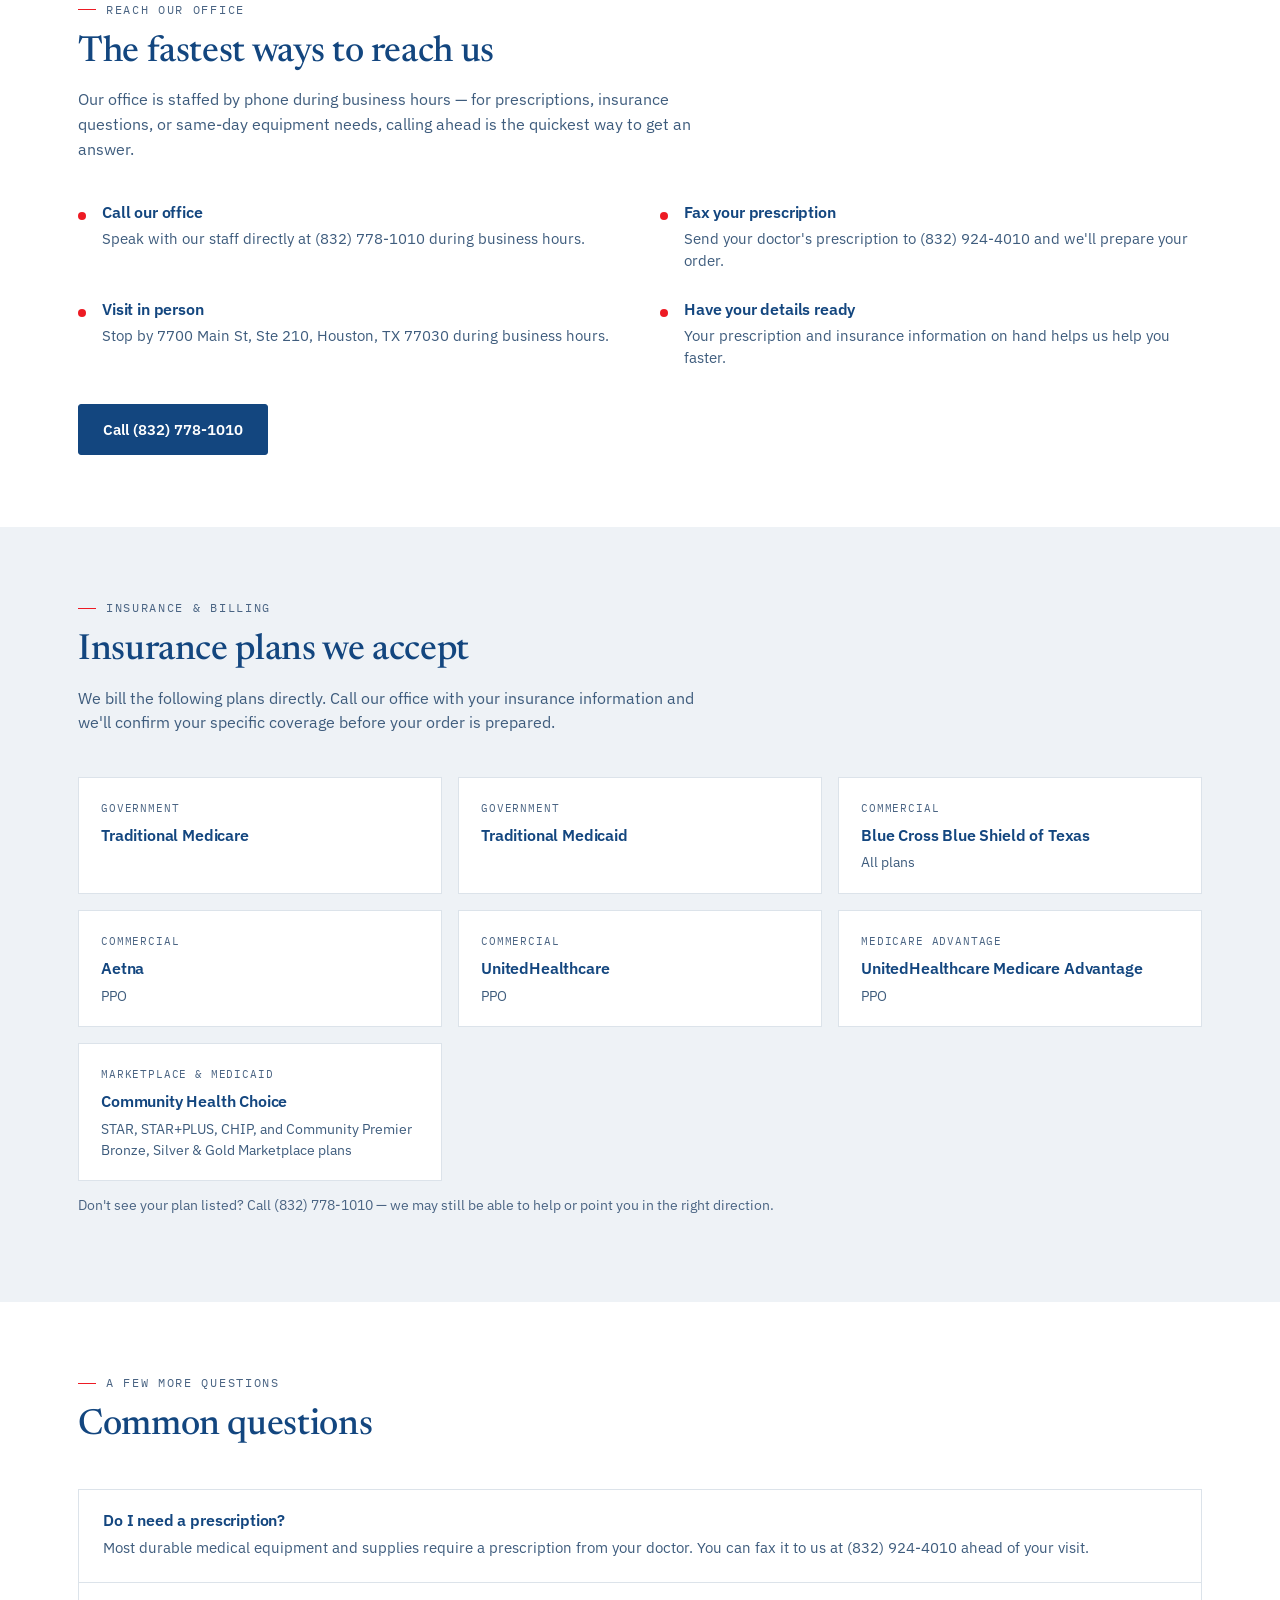
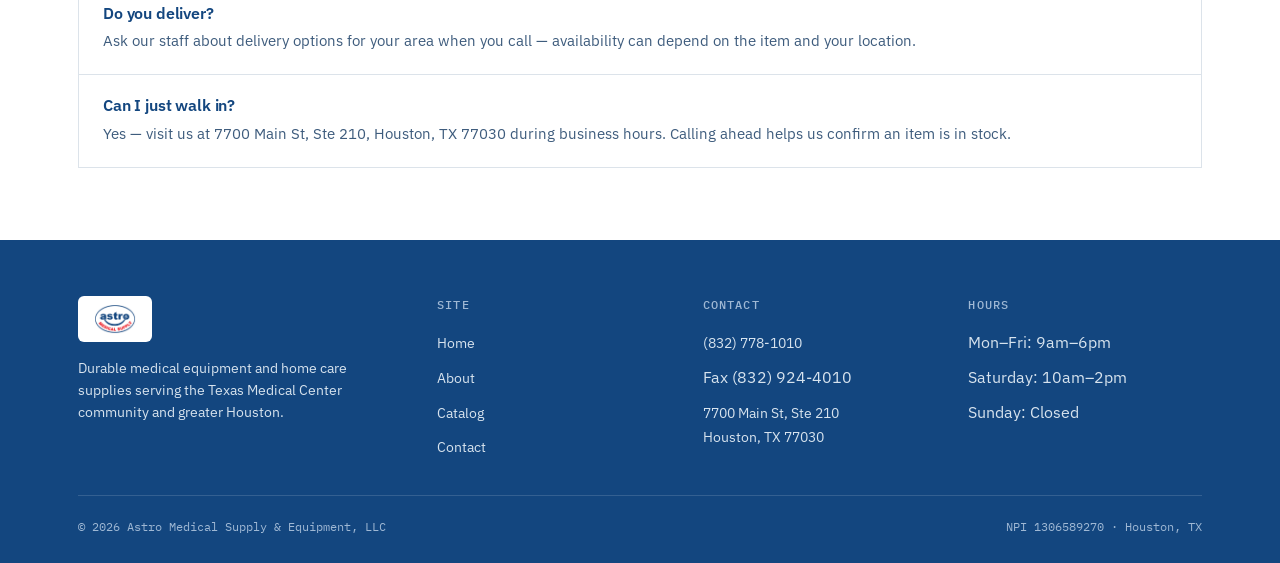
<file: contact.html>
<!DOCTYPE html>
<html lang="en">
<head>
<meta charset="UTF-8">
<meta name="viewport" content="width=device-width, initial-scale=1.0">
<title>Contact & Location | Astro Medical Supply & Equipment</title>
<meta name="description" content="Contact Astro Medical Supply & Equipment at 7700 Main St, Ste 210, Houston, TX 77030. Call (832) 778-1010 or fax (832) 924-4010.">
<link rel="icon" type="image/png" href="assets/logo.png">
<link rel="preconnect" href="https://fonts.googleapis.com">
<link rel="preconnect" href="https://fonts.gstatic.com" crossorigin>
<link href="https://fonts.googleapis.com/css2?family=Newsreader:ital,wght@0,400;0,500;0,600;1,500&family=IBM+Plex+Sans:wght@400;500;600;700&family=IBM+Plex+Mono:wght@400;500&display=swap" rel="stylesheet">
<link rel="stylesheet" href="assets/style.css">
</head>
<body>

<div class="util-bar">
  <div class="wrap">
    <div>Serving the Texas Medical Center &amp; Greater Houston</div>
    <div>
      <a href="tel:+18327781010">(832) 778-1010</a>
      <span class="util-sep">|</span>
      <span>Mon&ndash;Fri 9am&ndash;6pm · Sat 10am&ndash;2pm</span>
    </div>
  </div>
</div>

<header class="site-header">
  <div class="wrap">
    <a href="index.html" class="logo">
      <img src="assets/logo.png" alt="Astro Medical Supply & Equipment" class="logo-img">
    </a>
    <nav class="main-nav">
      <a href="index.html">Home</a>
      <a href="about.html">About</a>
      <a href="catalog.html">Catalog</a>
      <a href="contact.html" class="active">Contact</a>
    </nav>
    <div class="nav-cta">
      <a href="tel:+18327781010" class="btn btn-primary btn-sm"><span class="long">Call</span> (832) 778-1010</a>
      <button class="nav-toggle" aria-label="Toggle menu" aria-expanded="false">
        <svg viewBox="0 0 24 24" fill="none" stroke="currentColor" stroke-width="1.8"><path d="M4 6h16M4 12h16M4 18h16"/></svg>
      </button>
    </div>
  </div>
</header>

<section class="page-hero">
  <div class="wrap">
    <div class="eyebrow">Get In Touch</div>
    <h1>Contact &amp; location</h1>
    <p class="lead">Reach our office by phone, fax, or in person on Main St in the Texas Medical Center district.</p>
  </div>
</section>

<section class="block tight">
  <div class="wrap contact-grid">
    <div>
      <div class="info-cards">
        <div class="info-card">
          <div class="ic"><svg viewBox="0 0 24 24" fill="none" stroke="currentColor" stroke-width="1.6"><path d="M12 22s7-7.58 7-13a7 7 0 1 0-14 0c0 5.42 7 13 7 13Z"/><circle cx="12" cy="9" r="2.4"/></svg></div>
          <div>
            <h4>Address</h4>
            <p>7700 Main St, Ste 210<br>Houston, TX 77030</p>
          </div>
        </div>
        <div class="info-card">
          <div class="ic"><svg viewBox="0 0 24 24" fill="none" stroke="currentColor" stroke-width="1.6"><path d="M5 4h4l2 5-2.5 2a12 12 0 0 0 5.5 5.5l2-2.5 5 2v4a2 2 0 0 1-2 2A17 17 0 0 1 3 6a2 2 0 0 1 2-2Z"/></svg></div>
          <div>
            <h4>Phone</h4>
            <p><a href="tel:+18327781010">(832) 778-1010</a></p>
          </div>
        </div>
        <div class="info-card">
          <div class="ic"><svg viewBox="0 0 24 24" fill="none" stroke="currentColor" stroke-width="1.6"><rect x="4" y="9" width="16" height="8" rx="1.5"/><path d="M7 9V4h10v5M7 17v3h10v-3"/></svg></div>
          <div>
            <h4>Fax (Prescriptions)</h4>
            <p>(832) 924-4010</p>
          </div>
        </div>
        <div class="info-card">
          <div class="ic"><svg viewBox="0 0 24 24" fill="none" stroke="currentColor" stroke-width="1.6"><circle cx="12" cy="12" r="9"/><path d="M12 7v5l3.5 2"/></svg></div>
          <div>
            <h4>Hours</h4>
            <p>Mon&ndash;Fri: 9am&ndash;6pm<br>Saturday: 10am&ndash;2pm<br>Sunday: Closed</p>
          </div>
        </div>
      </div>
    </div>

    <div>
      <div class="map-frame">
        <iframe
          src="https://maps.google.com/maps?q=7700+Main+St+Ste+210+Houston+TX+77030&z=15&output=embed"
          title="Map to Astro Medical Supply & Equipment, 7700 Main St, Houston, TX 77030"
          loading="lazy"
          referrerpolicy="no-referrer-when-downgrade">
        </iframe>
      </div>
      <a href="https://www.google.com/maps/search/?api=1&query=7700+Main+St+Ste+210+Houston+TX+77030" target="_blank" rel="noopener" class="btn btn-ghost btn-sm" style="margin-top:14px;">Open in Google Maps</a>
    </div>
  </div>
</section>

<section class="block alt">
  <div class="wrap">
    <div class="block-head">
      <div class="eyebrow">Request Your Supplies</div>
      <h2>What to have ready when you call or fax</h2>
    </div>
    <ul class="checklist">
      <li><span class="chk">✓</span><span><b>Your prescription (Rx)</b> — from your doctor, listing the equipment or supplies needed.</span></li>
      <li><span class="chk">✓</span><span><b>Insurance information</b> — so our office can help verify your coverage and billing.</span></li>
      <li><span class="chk">✓</span><span><b>Doctor's contact information</b> — in case we need to confirm details on your order.</span></li>
      <li><span class="chk">✓</span><span><b>Delivery or pickup preference</b> — let us know if you plan to visit our Main St location or need other arrangements.</span></li>
    </ul>
  </div>
</section>

<section class="block">
  <div class="wrap">
    <div class="block-head">
      <div class="eyebrow">Reach Our Office</div>
      <h2>The fastest ways to reach us</h2>
      <p>Our office is staffed by phone during business hours — for prescriptions, insurance questions, or same-day equipment needs, calling ahead is the quickest way to get an answer.</p>
    </div>
    <div class="value-list">
      <div class="value">
        <span class="dot"></span>
        <div><h4>Call our office</h4><p>Speak with our staff directly at <a href="tel:+18327781010">(832) 778-1010</a> during business hours.</p></div>
      </div>
      <div class="value">
        <span class="dot"></span>
        <div><h4>Fax your prescription</h4><p>Send your doctor's prescription to (832) 924-4010 and we'll prepare your order.</p></div>
      </div>
      <div class="value">
        <span class="dot"></span>
        <div><h4>Visit in person</h4><p>Stop by 7700 Main St, Ste 210, Houston, TX 77030 during business hours.</p></div>
      </div>
      <div class="value">
        <span class="dot"></span>
        <div><h4>Have your details ready</h4><p>Your prescription and insurance information on hand helps us help you faster.</p></div>
      </div>
    </div>
    <div style="margin-top:34px;">
      <a href="tel:+18327781010" class="btn btn-primary">Call (832) 778-1010</a>
    </div>
  </div>
</section>


<section class="block alt">
  <div class="wrap">
    <div class="block-head">
      <div class="eyebrow">Insurance &amp; Billing</div>
      <h2>Insurance plans we accept</h2>
      <p>We bill the following plans directly. Call our office with your insurance information and we'll confirm your specific coverage before your order is prepared.</p>
    </div>
    <div class="item-grid" style="padding-top:0; padding-bottom:8px;">
      <div class="item-card">
        <span class="tag">Government</span>
        <h3>Traditional Medicare</h3>
      </div>
      <div class="item-card">
        <span class="tag">Government</span>
        <h3>Traditional Medicaid</h3>
      </div>
      <div class="item-card">
        <span class="tag">Commercial</span>
        <h3>Blue Cross Blue Shield of Texas</h3>
        <p>All plans</p>
      </div>
      <div class="item-card">
        <span class="tag">Commercial</span>
        <h3>Aetna</h3>
        <p>PPO</p>
      </div>
      <div class="item-card">
        <span class="tag">Commercial</span>
        <h3>UnitedHealthcare</h3>
        <p>PPO</p>
      </div>
      <div class="item-card">
        <span class="tag">Medicare Advantage</span>
        <h3>UnitedHealthcare Medicare Advantage</h3>
        <p>PPO</p>
      </div>
      <div class="item-card">
        <span class="tag">Marketplace &amp; Medicaid</span>
        <h3>Community Health Choice</h3>
        <p>STAR, STAR+PLUS, CHIP, and Community Premier Bronze, Silver &amp; Gold Marketplace plans</p>
      </div>
    </div>
    <p style="font-size:13.5px; color:var(--sage-dark); margin-top:6px;">Don't see your plan listed? Call (832) 778-1010 — we may still be able to help or point you in the right direction.</p>
  </div>
</section>

<section class="block">
  <div class="wrap">
    <div class="block-head">
      <div class="eyebrow">A Few More Questions</div>
      <h2>Common questions</h2>
    </div>
    <div class="faq">
      <div class="faq-item">
        <h4>Do I need a prescription?</h4>
        <p>Most durable medical equipment and supplies require a prescription from your doctor. You can fax it to us at (832) 924-4010 ahead of your visit.</p>
      </div>
      <div class="faq-item">
        <h4>Do you deliver?</h4>
        <p>Ask our staff about delivery options for your area when you call — availability can depend on the item and your location.</p>
      </div>
      <div class="faq-item">
        <h4>Can I just walk in?</h4>
        <p>Yes — visit us at 7700 Main St, Ste 210, Houston, TX 77030 during business hours. Calling ahead helps us confirm an item is in stock.</p>
      </div>
    </div>
  </div>
</section>

<footer class="site-footer">
  <div class="wrap">
    <div class="footer-grid">
      <div>
        <div class="footer-logo">
          <img src="assets/logo.png" alt="Astro Medical Supply & Equipment" class="footer-logo-img">
        </div>
        <p>Durable medical equipment and home care supplies serving the Texas Medical Center community and greater Houston.</p>
      </div>
      <div>
        <h5>Site</h5>
        <ul class="footer-links">
          <li><a href="index.html">Home</a></li>
          <li><a href="about.html">About</a></li>
          <li><a href="catalog.html">Catalog</a></li>
          <li><a href="contact.html">Contact</a></li>
        </ul>
      </div>
      <div>
        <h5>Contact</h5>
        <ul class="footer-links">
          <li><a href="tel:+18327781010">(832) 778-1010</a></li>
          <li>Fax (832) 924-4010</li>
          <li><a href="contact.html">7700 Main St, Ste 210<br>Houston, TX 77030</a></li>
        </ul>
      </div>
      <div>
        <h5>Hours</h5>
        <ul class="footer-links">
          <li>Mon&ndash;Fri: 9am&ndash;6pm</li>
          <li>Saturday: 10am&ndash;2pm</li>
          <li>Sunday: Closed</li>
        </ul>
      </div>
    </div>
    <div class="footer-bottom">
      <span>© <span id="year"></span> Astro Medical Supply &amp; Equipment, LLC</span>
      <span>NPI 1306589270 · Houston, TX</span>
    </div>
  </div>
</footer>

<script src="assets/script.js"></script>
</body>
</html>
</file>
<file: assets/style.css>
/* ============================================================
   ASTRO MEDICAL SUPPLY & EQUIPMENT — shared stylesheet
   Token system: brand navy / white / muted blue-grey / red accent
   ============================================================ */

:root{
  --ink:        #13467F;  /* brand navy, sampled from the logo */
  --ink-2:      #0D3560;  /* darker navy for hover/pressed states */
  --ink-soft:   #3E5C7D;  /* softer navy for secondary text */
  --paper:      #FFFFFF;
  --paper-2:    #EEF2F6;  /* light blue-grey panel background */
  --card:       #FFFFFF;
  --sage:       #B7C3CE;
  --sage-dark:  #4A6483;  /* muted blue-grey for eyebrow/mono labels */
  --amber:      #ED1B24;  /* brand red, sampled from the logo */
  --amber-dark: #C4141C;  /* darker red for hover states */
  --charcoal:   #17181A;
  --charcoal-60:#17181A99;
  --line:       #DCE3EA;
  --line-soft:  #E9EDF2;
  --white:      #FFFFFF;

  --font-display: "Newsreader", Georgia, serif;
  --font-body:    "IBM Plex Sans", -apple-system, Segoe UI, sans-serif;
  --font-mono:    "IBM Plex Mono", "Courier New", monospace;

  --max: 1180px;
  --radius: 3px;
}

*,*::before,*::after{ box-sizing: border-box; }
html{ scroll-behavior: smooth; }
@media (prefers-reduced-motion: reduce){
  html{ scroll-behavior: auto; }
  *,*::before,*::after{ animation-duration: 0.01ms !important; animation-iteration-count: 1 !important; transition-duration: 0.01ms !important; }
}

body{
  margin:0;
  font-family: var(--font-body);
  background: var(--paper);
  color: var(--charcoal);
  font-size: 16px;
  line-height: 1.55;
  -webkit-font-smoothing: antialiased;
}

img{ max-width:100%; display:block; }
a{ color: inherit; text-decoration: none; }

h1,h2,h3,h4{
  font-family: var(--font-display);
  font-weight: 500;
  line-height: 1.12;
  margin: 0;
  color: var(--ink);
  letter-spacing: -0.01em;
}
em{ font-style: italic; color: var(--amber-dark); }

.wrap{
  max-width: var(--max);
  margin: 0 auto;
  padding: 0 28px;
}

.eyebrow{
  font-family: var(--font-mono);
  font-size: 12px;
  letter-spacing: 0.14em;
  text-transform: uppercase;
  color: var(--sage-dark);
  display: flex;
  align-items: center;
  gap: 10px;
  margin-bottom: 14px;
}
.eyebrow::before{
  content:"";
  width: 18px; height: 1px;
  background: var(--amber);
  display: inline-block;
}

/* ---------- buttons ---------- */
.btn{
  font-family: var(--font-body);
  font-weight: 600;
  font-size: 15px;
  display: inline-flex;
  align-items: center;
  gap: 8px;
  padding: 13px 24px;
  border-radius: var(--radius);
  border: 1.5px solid var(--ink);
  cursor: pointer;
  transition: background .15s ease, color .15s ease, border-color .15s ease, transform .15s ease;
  white-space: nowrap;
}
.btn:focus-visible{ outline: 2px solid var(--ink); outline-offset: 3px; }
.btn-primary{ background: var(--ink); color: var(--white); }
.btn-primary:hover{ background: var(--ink-2); transform: translateY(-1px); }
.btn-ghost{ background: transparent; color: var(--ink); }
.btn-ghost:hover{ background: var(--ink); color: var(--white); }
.btn-amber{ background: var(--amber); color: var(--ink); border-color: var(--amber); }
.btn-amber:hover{ background: var(--amber-dark); border-color: var(--amber-dark); color:var(--white); }
.btn-sm{ padding: 9px 16px; font-size: 13px; }

/* ---------- star mark ---------- */
.star-mark{ color: var(--amber); flex-shrink:0; }

/* ============================================================
   HEADER
   ============================================================ */
.util-bar{
  background: var(--ink);
  color: #DCE7E4;
  font-family: var(--font-mono);
  font-size: 12.5px;
}
.util-bar .wrap{
  display:flex;
  justify-content: space-between;
  align-items:center;
  padding-top:8px;
  padding-bottom:8px;
  flex-wrap: wrap;
  gap: 6px 20px;
}
.util-bar a:hover{ color: var(--amber); }
.util-sep{ opacity:.45; margin: 0 10px; }

.site-header{
  background: var(--paper);
  border-bottom: 1px solid var(--line);
  position: sticky;
  top: 0;
  z-index: 50;
}
.site-header .wrap{
  display:flex;
  align-items:center;
  justify-content: space-between;
  padding-top: 16px;
  padding-bottom: 16px;
}
.logo{
  display:flex;
  align-items:center;
}
.logo-img{
  height: 54px;
  width: auto;
  display: block;
}

nav.main-nav{
  display:flex;
  align-items:center;
  gap: 30px;
}
nav.main-nav a{
  font-size: 14.5px;
  font-weight: 500;
  color: var(--ink-soft);
  padding: 6px 2px;
  border-bottom: 2px solid transparent;
  transition: color .15s ease, border-color .15s ease;
}
nav.main-nav a:hover,
nav.main-nav a.active{ color: var(--ink); border-color: var(--amber); }

.nav-cta{ display:flex; align-items:center; gap:16px; }

.nav-toggle{
  display:none;
  background:none; border:none; cursor:pointer;
  color: var(--ink);
  padding: 6px;
}
.nav-toggle svg{ width:26px; height:26px; }

@media (max-width: 860px){
  nav.main-nav{
    display:none;
    position: absolute;
    top: 100%; left:0; right:0;
    background: var(--paper);
    border-bottom: 1px solid var(--line);
    flex-direction: column;
    align-items: flex-start;
    gap: 0;
    padding: 6px 28px 18px;
  }
  nav.main-nav.open{ display:flex; }
  nav.main-nav a{ width:100%; padding: 12px 0; border-bottom: 1px solid var(--line-soft); }
  .nav-toggle{ display:block; }
  .nav-cta .btn span.long{ display:none; }
}

/* ============================================================
   HERO
   ============================================================ */
.hero{
  padding: 64px 0 40px;
  border-bottom: 1px solid var(--line);
}
.hero .wrap{
  display:grid;
  grid-template-columns: 1.1fr 0.9fr;
  gap: 48px;
  align-items:center;
}
.hero h1{
  font-size: clamp(34px, 4.6vw, 56px);
  margin-bottom: 20px;
}
.hero p.lead{
  font-size: 18px;
  color: var(--ink-soft);
  max-width: 46ch;
  margin-bottom: 30px;
}
.hero-ctas{ display:flex; gap:14px; flex-wrap: wrap; }

.page-hero{
  padding: 52px 0 40px;
  border-bottom: 1px solid var(--line);
}
.page-hero h1{ font-size: clamp(30px, 4vw, 44px); margin-bottom: 14px;}
.page-hero p.lead{ font-size: 17px; color: var(--ink-soft); max-width: 60ch; }

@media (max-width: 900px){
  .hero .wrap{ grid-template-columns: 1fr; }
  .hero-art{ max-width: 280px; margin: 36px auto 0; }
}

/* ---------- signature radar graphic ---------- */
.radar-wrap{ display:flex; justify-content:center; }
.radar-caption{
  text-align:center;
  font-family: var(--font-mono);
  font-size: 11px;
  color: var(--sage-dark);
  margin-top: 10px;
  letter-spacing: .05em;
}

/* ============================================================
   FACT STRIP (spec-sheet style)
   ============================================================ */
.fact-strip{ border-bottom: 1px solid var(--line); background: var(--paper-2); }
.fact-strip .wrap{
  display:grid;
  grid-template-columns: repeat(4, 1fr);
  gap: 0;
}
.fact{
  padding: 22px 24px;
  border-left: 1px solid var(--line);
}
.fact:first-child{ border-left:none; }
.fact .k{
  font-family: var(--font-mono);
  font-size: 11px;
  letter-spacing: .1em;
  text-transform: uppercase;
  color: var(--sage-dark);
  margin-bottom: 6px;
}
.fact .v{ font-size: 15px; font-weight: 600; color: var(--ink); }
.fact .v a:hover{ color: var(--amber-dark); }

@media (max-width: 860px){
  .fact-strip .wrap{ grid-template-columns: repeat(2, 1fr); }
  .fact:nth-child(3){ border-left:none; }
  .fact{ border-bottom: 1px solid var(--line); }
}

/* ============================================================
   SECTIONS (generic rhythm)
   ============================================================ */
section.block{ padding: 72px 0; }
section.block.tight{ padding: 56px 0; }
section.block.alt{ background: var(--paper-2); }
.block-head{ max-width: 640px; margin-bottom: 42px; }
.block-head h2{ font-size: clamp(26px, 3vw, 36px); }
.block-head p{ color: var(--ink-soft); font-size: 16px; margin-top: 14px; }

/* ---------- category clusters (home overview) ---------- */
.cluster-grid{
  display:grid;
  grid-template-columns: repeat(4, 1fr);
  gap: 1px;
  background: var(--line);
  border: 1px solid var(--line);
}
.cluster{
  background: var(--card);
  padding: 30px 26px;
  transition: background .15s ease;
}
.cluster:hover{ background: var(--paper-2); }
.cluster .ic{ color: var(--ink); margin-bottom: 18px; }
.cluster .ic svg{ width: 34px; height: 34px; }
.cluster h3{ font-size: 18px; margin-bottom: 8px; }
.cluster p{ font-size: 14px; color: var(--ink-soft); margin: 0 0 14px; }
.cluster a.more{
  font-family: var(--font-mono);
  font-size: 12px;
  letter-spacing: .04em;
  color: var(--amber-dark);
  border-bottom: 1px solid var(--amber);
}
.cluster a.more:hover{ color: var(--ink); border-color: var(--ink); }

@media (max-width: 900px){
  .cluster-grid{ grid-template-columns: repeat(2, 1fr); }
}
@media (max-width: 560px){
  .cluster-grid{ grid-template-columns: 1fr; }
}

/* ---------- steps (how it works) ---------- */
.steps{
  display:grid;
  grid-template-columns: repeat(4, 1fr);
  gap: 28px;
}
.step{ position: relative; padding-top: 18px; border-top: 2px solid var(--ink); }
.step .num{
  font-family: var(--font-mono);
  font-size: 13px;
  color: var(--amber-dark);
  margin-bottom: 10px;
  display:block;
}
.step h3{ font-size: 17px; margin-bottom: 8px; }
.step p{ font-size: 14.5px; color: var(--ink-soft); margin:0; }
@media (max-width: 900px){ .steps{ grid-template-columns: repeat(2,1fr); } }
@media (max-width: 560px){ .steps{ grid-template-columns: 1fr; } }

/* ---------- why / value list ---------- */
.value-list{ display:grid; grid-template-columns: repeat(2,1fr); gap: 28px 40px; }
.value{ display:flex; gap: 16px; }
.value .dot{
  width: 8px; height: 8px; border-radius: 50%;
  background: var(--amber);
  margin-top: 8px; flex-shrink:0;
}
.value h4{ font-size: 16px; margin-bottom: 6px; color: var(--ink); font-family: var(--font-body); font-weight:600; }
.value p{ font-size: 14.5px; color: var(--ink-soft); margin:0; }
@media (max-width: 700px){ .value-list{ grid-template-columns: 1fr; } }

.quote-card{
  border: 1px solid var(--line);
  background: var(--card);
  padding: 34px;
  margin-top: 46px;
}
.quote-card p{
  font-family: var(--font-display);
  font-style: italic;
  font-size: 22px;
  color: var(--ink);
  margin: 0 0 10px;
}
.quote-card span{ font-family: var(--font-mono); font-size: 12px; color: var(--sage-dark); }

/* ---------- CTA band ---------- */
.cta-band{ background: var(--ink); color: var(--white); padding: 56px 0; }
.cta-band .wrap{
  display:flex; align-items:center; justify-content: space-between; gap: 24px; flex-wrap: wrap;
}
.cta-band h2{ color: var(--white); font-size: clamp(22px,3vw,30px); max-width: 40ch; }
.cta-band .btn-ghost{ border-color: rgba(255,255,255,.5); color: var(--white); }
.cta-band .btn-ghost:hover{ background: var(--white); color: var(--ink); }
.cta-actions{ display:flex; gap:14px; flex-wrap: wrap; }

/* ============================================================
   CATALOG PAGE
   ============================================================ */
.filter-bar{
  display:flex; gap:10px; flex-wrap:wrap;
  padding: 30px 0 8px;
}
.filter-btn{
  font-family: var(--font-mono);
  font-size: 12.5px;
  letter-spacing: .03em;
  padding: 9px 16px;
  border: 1px solid var(--line);
  background: var(--card);
  color: var(--ink-soft);
  cursor: pointer;
  border-radius: 2px;
  transition: all .15s ease;
}
.filter-btn:hover{ border-color: var(--ink); color: var(--ink); }
.filter-btn.active{ background: var(--ink); border-color: var(--ink); color: var(--white); }

.catalog-note{
  font-size: 13.5px;
  color: var(--sage-dark);
  border-left: 2px solid var(--amber);
  padding: 10px 16px;
  margin: 28px 0 8px;
  background: var(--paper-2);
}

.item-grid{
  display:grid;
  grid-template-columns: repeat(3, 1fr);
  gap: 16px;
  padding: 36px 0 20px;
}
.item-card{
  border: 1px solid var(--line);
  background: var(--card);
  padding: 22px 22px 20px;
  transition: border-color .15s ease, transform .15s ease;
}
.item-card:hover{ border-color: var(--ink); transform: translateY(-2px); }
.item-card .tag{
  font-family: var(--font-mono);
  font-size: 10.5px;
  letter-spacing: .08em;
  text-transform: uppercase;
  color: var(--sage-dark);
  margin-bottom: 10px;
  display:block;
}
.item-card h3{ font-family: var(--font-body); font-weight:600; font-size: 16px; color: var(--ink); margin-bottom: 8px; }
.item-card p{ font-size: 13.5px; color: var(--ink-soft); margin:0; }
.item-card.hide{ display:none; }

/* ---------- featured products showcase ---------- */
.featured-grid{
  display:grid;
  grid-template-columns: repeat(2, 1fr);
  gap: 20px;
}
.featured-grid-4{
  grid-template-columns: repeat(4, 1fr);
}
@media (max-width: 1100px){
  .featured-grid-4{ grid-template-columns: repeat(2, 1fr); }
}
.featured-card{
  border: 1px solid var(--line);
  background: var(--card);
  display:flex;
  flex-direction:column;
}
.featured-media{
  aspect-ratio: 4 / 3;
  background: var(--white);
  display:flex;
  align-items:center;
  justify-content:center;
  overflow:hidden;
  border-bottom: 1px solid var(--line);
}
.featured-media img{
  max-width: 82%;
  max-height: 82%;
  object-fit: contain;
  transition: transform .4s ease;
}
.featured-card:hover .featured-media img{ transform: scale(1.05); }
.featured-body{ padding: 20px 22px 22px; }
.featured-body .tag{
  font-family: var(--font-mono);
  font-size: 10.5px;
  letter-spacing: .08em;
  text-transform: uppercase;
  color: var(--sage-dark);
  margin-bottom: 8px;
  display:block;
}
.featured-body h3{ font-family: var(--font-body); font-weight:600; font-size: 17px; color: var(--ink); margin-bottom: 8px; }
.featured-body p{ font-size: 13.5px; color: var(--ink-soft); margin:0; }

/* ---------- shoe spotlight: hover-expand gallery ---------- */
.shoe-spotlight{
  border: 1px solid var(--line);
  background: var(--card);
  margin-top: 20px;
  display:grid;
  grid-template-columns: 1.3fr 1fr;
}
.shoe-spotlight-media{
  position: relative;
  overflow: hidden;
  background: var(--white);
  border-right: 1px solid var(--line);
  min-height: 260px;
}
.shoe-track{
  display:flex;
  height: 100%;
  width: 300%;
  transition: width .55s cubic-bezier(.4,0,.2,1);
}
.shoe-track img{
  width: calc(100% / 3);
  flex-shrink:0;
  height: 100%;
  object-fit: contain;
  padding: 26px 34px;
  box-sizing: border-box;
  background: var(--white);
}
.shoe-track-4{ width: 400%; }
.shoe-track-4 img{ width: calc(100% / 4); padding: 22px 18px; }
.shoe-spotlight-media:hover .shoe-track{ width: 100%; }
.shoe-hint{
  position:absolute;
  bottom: 14px;
  right: 16px;
  font-family: var(--font-mono);
  font-size: 11px;
  letter-spacing: .04em;
  color: var(--sage-dark);
  background: rgba(255,255,255,.9);
  padding: 5px 10px;
  border: 1px solid var(--line);
  transition: opacity .3s ease;
  pointer-events:none;
}
.shoe-spotlight-media:hover .shoe-hint{ opacity:0; }
.shoe-spotlight-body{ padding: 26px 28px; display:flex; flex-direction:column; justify-content:center; }
.shoe-spotlight-body .tag{
  font-family: var(--font-mono);
  font-size: 10.5px;
  letter-spacing: .08em;
  text-transform: uppercase;
  color: var(--sage-dark);
  margin-bottom: 10px;
  display:block;
}
.shoe-spotlight-body h3{ font-size: 22px; margin-bottom: 10px; }
.shoe-spotlight-body p{ font-size: 14.5px; color: var(--ink-soft); margin: 0 0 6px; }

@media (max-width: 860px){
  .featured-grid{ grid-template-columns: 1fr; }
  .shoe-spotlight{ grid-template-columns: 1fr; }
  .shoe-spotlight-media{ border-right:none; border-bottom:1px solid var(--line); min-height: 220px; }
}

@media (max-width: 900px){ .item-grid{ grid-template-columns: repeat(2,1fr); } }
@media (max-width: 560px){ .item-grid{ grid-template-columns: 1fr; } }

/* ============================================================
   CONTACT PAGE
   ============================================================ */
.contact-grid{
  display:grid;
  grid-template-columns: 1fr 1fr;
  gap: 44px;
  padding: 48px 0;
}
.info-cards{ display:grid; gap: 1px; background: var(--line); border: 1px solid var(--line); }
.info-card{ background: var(--card); padding: 22px 24px; display:flex; gap:16px; align-items:flex-start; }
.info-card .ic{ color: var(--ink); flex-shrink:0; margin-top:2px; }
.info-card .ic svg{ width:22px; height:22px; }
.info-card h4{ font-size: 13px; text-transform: uppercase; letter-spacing:.08em; font-family: var(--font-mono); color: var(--sage-dark); margin: 0 0 6px; font-weight:500;}
.info-card p{ margin:0; font-size: 15px; color: var(--ink); line-height:1.5; }
.info-card a:hover{ color: var(--amber-dark); }

.map-frame{
  border: 1px solid var(--line);
  overflow:hidden;
  filter: grayscale(0.15) contrast(1.02);
}
.map-frame iframe{ width:100%; height: 260px; border:0; display:block; }

@media (max-width: 900px){ .contact-grid{ grid-template-columns: 1fr; } }

.checklist{ list-style:none; margin: 20px 0 0; padding:0; display:grid; gap:12px; }
.checklist li{
  display:flex; gap:12px; align-items:flex-start;
  font-size: 15px; color: var(--ink-soft);
  padding: 14px 16px;
  background: var(--card);
  border: 1px solid var(--line);
}
.checklist li b{ color: var(--ink); font-weight:600; }
.checklist .chk{ color: var(--amber-dark); flex-shrink:0; margin-top:2px; }

form.contact-form{ display:grid; gap: 16px; margin-top: 10px; }
.form-row{ display:grid; grid-template-columns: 1fr 1fr; gap: 16px; }
.field{ display:flex; flex-direction:column; gap: 6px; }
.field label{
  font-family: var(--font-mono);
  font-size: 11.5px;
  letter-spacing: .06em;
  text-transform: uppercase;
  color: var(--sage-dark);
}
.field input, .field textarea{
  font-family: var(--font-body);
  font-size: 15px;
  padding: 12px 14px;
  border: 1px solid var(--line);
  background: var(--card);
  border-radius: 2px;
  color: var(--charcoal);
}
.field input:focus, .field textarea:focus{ outline: 2px solid var(--ink); outline-offset: 1px; border-color: var(--ink); }
.form-note{ font-size: 12.5px; color: var(--sage-dark); }
#form-status{ font-size: 14px; color: var(--sage-dark); min-height: 20px; }
@media (max-width: 560px){ .form-row{ grid-template-columns: 1fr; } }

.faq{ display:grid; gap: 1px; background: var(--line); border:1px solid var(--line); margin-top: 10px;}
.faq-item{ background: var(--card); padding: 22px 24px; }
.faq-item h4{ font-family: var(--font-body); font-weight:600; font-size:15.5px; color: var(--ink); margin: 0 0 8px; }
.faq-item p{ margin:0; font-size: 14.5px; color: var(--ink-soft); }

/* ============================================================
   ABOUT PAGE extras
   ============================================================ */
.about-grid{ display:grid; grid-template-columns: 1.2fr 0.8fr; gap: 48px; align-items:start; }
.spec-box{ border: 1px solid var(--line); background: var(--card); }
.spec-row{ display:flex; justify-content: space-between; gap: 12px; padding: 14px 20px; border-bottom: 1px solid var(--line-soft); font-size: 14px; }
.spec-row:last-child{ border-bottom:none; }
.spec-row .k{ font-family: var(--font-mono); color: var(--sage-dark); }
.spec-row .v{ color: var(--ink); font-weight:600; text-align:right; }
@media (max-width: 900px){ .about-grid{ grid-template-columns: 1fr; } }

/* ============================================================
   FOOTER
   ============================================================ */
footer.site-footer{ background: var(--ink); color: #D7E3EE; padding: 56px 0 26px; }
.footer-grid{
  display:grid;
  grid-template-columns: 1.4fr 1fr 1fr 1fr;
  gap: 32px;
  padding-bottom: 36px;
  border-bottom: 1px solid rgba(255,255,255,.14);
}
.footer-grid h5{
  font-family: var(--font-mono);
  font-size: 11.5px;
  letter-spacing: .1em;
  text-transform: uppercase;
  color: #9FB8D4;
  margin: 0 0 16px;
  font-weight: 500;
}
.footer-grid p{ margin: 0 0 14px; font-size: 14px; color: #D7E3EE; max-width: 34ch; }
.footer-links{ list-style:none; margin:0; padding:0; display:grid; gap:10px; }
.footer-links a{ font-size: 14px; color: #D7E3EE; }
.footer-links a:hover{ color: var(--amber); }
.footer-logo{ display:flex; align-items:center; gap:10px; margin-bottom:16px; }
.footer-logo-img{
  height: 46px;
  width: auto;
  display: block;
  background: #fff;
  padding: 8px 16px;
  border-radius: 6px;
}
.footer-bottom{
  display:flex; justify-content: space-between; padding-top: 22px;
  font-family: var(--font-mono); font-size: 12px; color: #9FB8D4;
  flex-wrap: wrap; gap: 8px;
}
@media (max-width: 860px){ .footer-grid{ grid-template-columns: 1fr 1fr; } }
@media (max-width: 560px){ .footer-grid{ grid-template-columns: 1fr; } }
</file>
